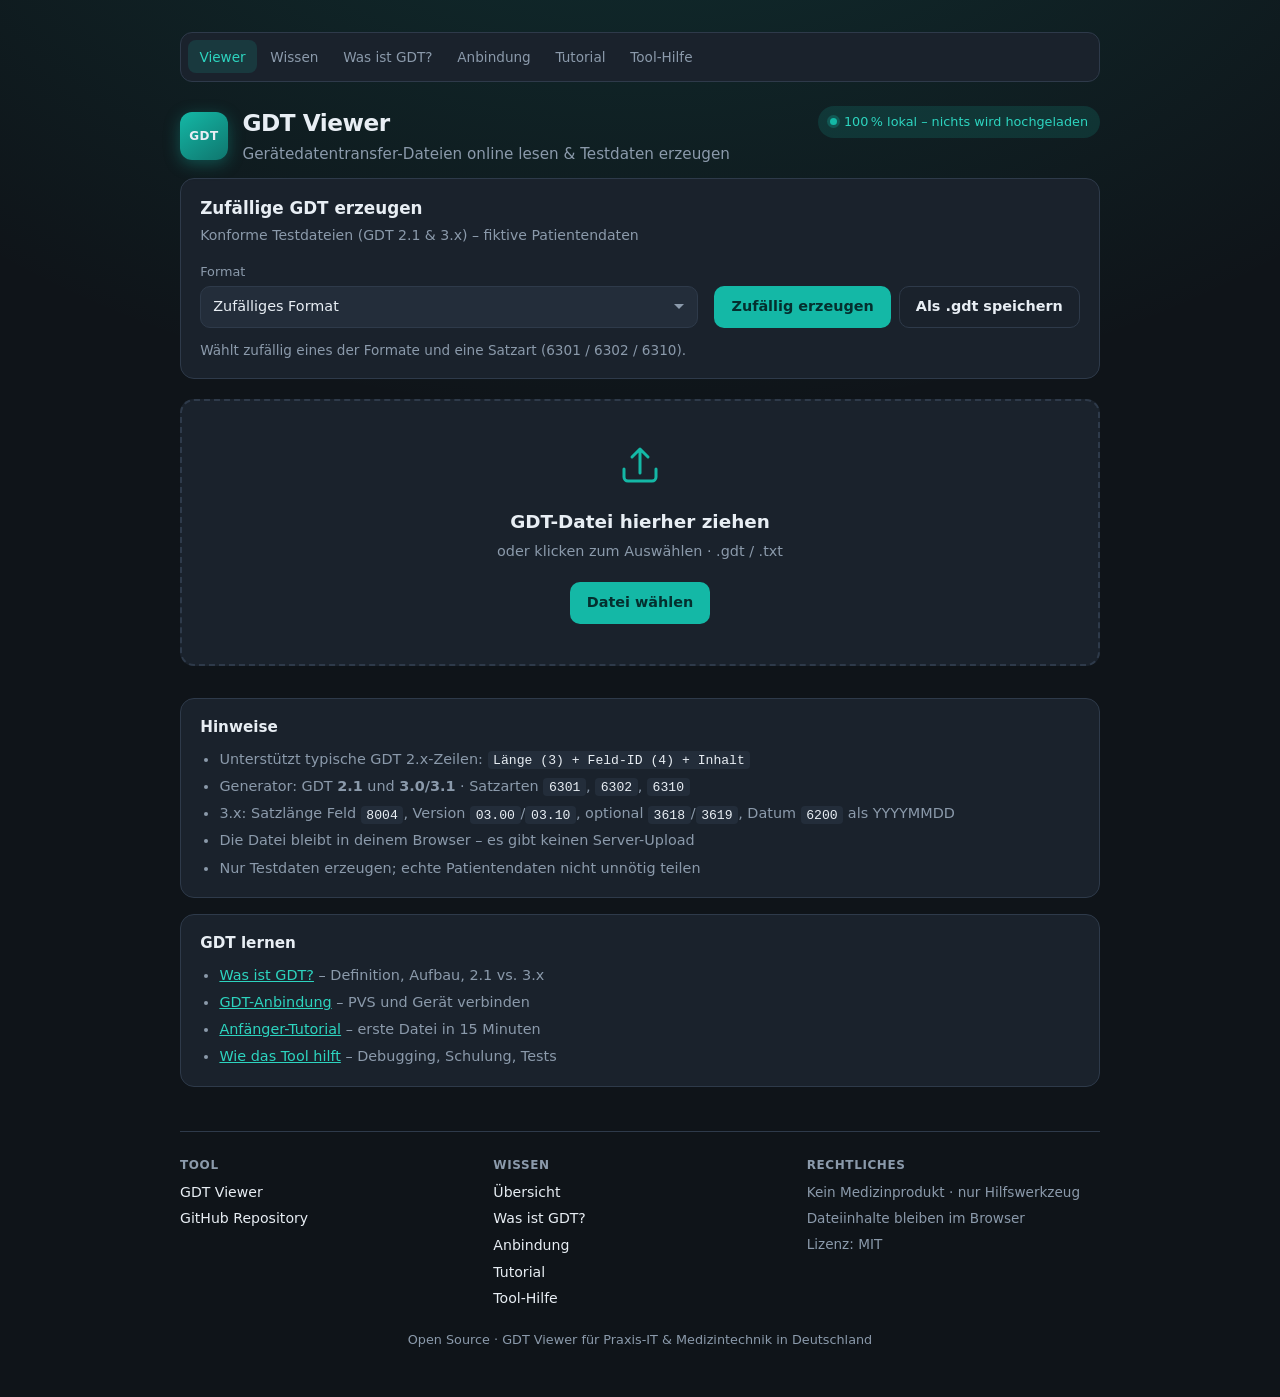
<file: index.html>
<!DOCTYPE html>
<html lang="de">
<head>
  <meta charset="UTF-8" />
  <meta name="viewport" content="width=device-width, initial-scale=1" />
  <title>GDT Viewer – GDT-Dateien online lesen &amp; Testdaten erzeugen (2.1 / 3.x)</title>
  <meta name="description" content="Kostenloser GDT Viewer: Gerätedatentransfer-Dateien im Browser lesen, Felder verstehen und konforme GDT 2.1 / 3.x Testdaten erzeugen. 100 % lokal – kein Server-Upload." />
  <meta name="keywords" content="GDT Viewer, GDT Datei lesen, Gerätedatentransfer, GDT online, GDT Generator, GDT 2.1, GDT 3.1, GDT Parser" />
  <meta name="robots" content="index, follow, max-image-preview:large" />
  <meta name="author" content="GDT Viewer" />
  <link rel="canonical" href="https://freemoser.github.io/gdt-viewer/" />
  <meta property="og:type" content="website" />
  <meta property="og:locale" content="de_DE" />
  <meta property="og:title" content="GDT Viewer – GDT-Dateien lesen &amp; erzeugen" />
  <meta property="og:description" content="Gerätedatentransfer im Browser: Dateien anzeigen, Felder deuten, Testdaten für GDT 2.1 und 3.x erzeugen – ohne Upload auf einen Server." />
  <meta property="og:url" content="https://freemoser.github.io/gdt-viewer/" />
  <meta property="og:site_name" content="GDT Viewer" />
  <meta name="twitter:card" content="summary" />
  <meta name="twitter:title" content="GDT Viewer – GDT online lesen &amp; erzeugen" />
  <meta name="twitter:description" content="Kostenloser Browser-Viewer und Generator für Gerätedatentransfer (GDT 2.1 / 3.x)." />
  <meta name="geo.region" content="DE" />
  <meta name="language" content="German" />
  <link rel="stylesheet" href="styles.css" />
  <link rel="icon" href="favicon.svg" type="image/svg+xml" />
  <link rel="icon" href="favicon.ico" sizes="any" />
  <link rel="icon" href="favicon-32.png" type="image/png" sizes="32x32" />
  <link rel="apple-touch-icon" href="apple-touch-icon.png" sizes="180x180" />
<script type="application/ld+json">
  {
    "@context": "https://schema.org",
    "@type": "WebApplication",
    "name": "GDT Viewer",
    "alternateName": ["GDT Online Viewer", "Gerätedatentransfer Viewer"],
    "url": "https://freemoser.github.io/gdt-viewer/",
    "description": "Kostenloser Online-Viewer und Generator für GDT-Dateien (Gerätedatentransfer). Unterstützt GDT 2.1 und 3.x, verarbeitet Dateien lokal im Browser.",
    "applicationCategory": "HealthApplication",
    "operatingSystem": "Any",
    "browserRequirements": "Requires JavaScript",
    "inLanguage": "de-DE",
    "isAccessibleForFree": true,
    "offers": { "@type": "Offer", "price": "0", "priceCurrency": "EUR" },
    "featureList": [
      "GDT-Dateien per Drag-and-Drop lesen",
      "Feldtabelle mit Bedeutungen",
      "Zufällige GDT 2.1 und 3.x Testdateien",
      "Download als .gdt",
      "Keine Server-Speicherung der Dateiinhalte"
    ],
    "about": {
      "@type": "Thing",
      "name": "Gerätedatentransfer",
      "alternateName": "GDT"
    }
  }
  </script>
  <script type="application/ld+json">
  {
    "@context": "https://schema.org",
    "@type": "WebSite",
    "name": "GDT Viewer",
    "url": "https://freemoser.github.io/gdt-viewer/",
    "inLanguage": "de-DE",
    "description": "GDT Viewer und Wissensportal zum Gerätedatentransfer für Praxissoftware und Medizintechnik in Deutschland.",
    "publisher": { "@type": "Organization", "name": "GDT Viewer", "url": "https://github.com/Freemoser/gdt-viewer" }
  }
  </script>
</head>
<body>
  <div class="page">
    <nav class="site-nav" aria-label="Hauptnavigation">
      <a href="./" aria-current="page">Viewer</a>
      <a href="wissen/">Wissen</a>
      <a href="wissen/was-ist-gdt.html">Was ist GDT?</a>
      <a href="wissen/anbindung.html">Anbindung</a>
      <a href="wissen/tutorial.html">Tutorial</a>
      <a href="wissen/tool.html">Tool-Hilfe</a>
    </nav>

    <header class="header header-top">
      <div class="brand">
        <span class="logo" aria-hidden="true">GDT</span>
        <div>
          <h1>GDT Viewer</h1>
          <p class="tagline">Gerätedatentransfer-Dateien online lesen &amp; Testdaten erzeugen</p>
        </div>
      </div>
      <p class="privacy-badge" title="Dateien werden nur in deinem Browser gelesen">
        <span class="dot"></span>
        100 % lokal – nichts wird hochgeladen
      </p>
    </header>

    <main>
      <section class="generator" aria-labelledby="gen-title">
        <div class="generator-head">
          <h2 id="gen-title">Zufällige GDT erzeugen</h2>
          <p class="muted">Konforme Testdateien (GDT 2.1 &amp; 3.x) – fiktive Patientendaten</p>
        </div>
        <div class="generator-controls">
          <label class="field">
            <span>Format</span>
            <select id="formatSelect" aria-label="GDT-Format wählen">
              <option value="random">Zufälliges Format</option>
            </select>
          </label>
          <div class="generator-actions">
            <button type="button" class="btn btn-primary" id="generateBtn">Zufällig erzeugen</button>
            <button type="button" class="btn btn-ghost" id="downloadGenBtn" disabled>Als .gdt speichern</button>
          </div>
        </div>
        <p id="formatHint" class="format-hint muted"></p>
      </section>

      <section
        id="dropzone"
        class="dropzone"
        tabindex="0"
        role="button"
        aria-label="GDT-Datei auswählen oder hierher ziehen"
      >
        <div class="dropzone-inner">
          <div class="drop-icon" aria-hidden="true">
            <svg width="48" height="48" viewBox="0 0 24 24" fill="none" stroke="currentColor" stroke-width="1.5">
              <path d="M12 16V4M12 4l-4 4M12 4l4 4" stroke-linecap="round" stroke-linejoin="round"/>
              <path d="M4 14v4a2 2 0 002 2h12a2 2 0 002-2v-4" stroke-linecap="round"/>
            </svg>
          </div>
          <p class="drop-title">GDT-Datei hierher ziehen</p>
          <p class="drop-sub">oder klicken zum Auswählen · .gdt / .txt</p>
          <button type="button" class="btn btn-primary" id="browseBtn">Datei wählen</button>
          <input type="file" id="fileInput" accept=".gdt,.txt,text/plain" hidden />
        </div>
      </section>

      <section id="toolbar" class="toolbar hidden">
        <div class="file-meta">
          <strong id="fileName">—</strong>
          <span id="fileInfo" class="muted"></span>
        </div>
        <div class="toolbar-actions">
          <label class="toggle">
            <input type="checkbox" id="showRaw" />
            Rohtext anzeigen
          </label>
          <button type="button" class="btn btn-ghost" id="copyBtn">Kopieren</button>
          <button type="button" class="btn btn-ghost" id="downloadBtn">Download</button>
          <button type="button" class="btn btn-ghost" id="clearBtn">Neue Datei</button>
        </div>
      </section>

      <section id="summary" class="summary hidden"></section>

      <section id="results" class="results hidden">
        <div class="table-wrap">
          <table>
            <thead>
              <tr>
                <th class="col-line">Zeile</th>
                <th class="col-id">Feld</th>
                <th class="col-label">Bedeutung</th>
                <th class="col-value">Inhalt</th>
              </tr>
            </thead>
            <tbody id="tableBody"></tbody>
          </table>
        </div>
      </section>

      <section id="raw" class="raw hidden">
        <h2>Rohtext</h2>
        <pre id="rawText"></pre>
      </section>

      <section id="error" class="error hidden" role="alert"></section>

      <section class="help">
        <h2>Hinweise</h2>
        <ul>
          <li>Unterstützt typische GDT 2.x-Zeilen: <code>Länge (3) + Feld-ID (4) + Inhalt</code></li>
          <li>Generator: GDT <strong>2.1</strong> und <strong>3.0/3.1</strong> · Satzarten <code>6301</code>, <code>6302</code>, <code>6310</code></li>
          <li>3.x: Satzlänge Feld <code>8004</code>, Version <code>03.00</code>/<code>03.10</code>, optional <code>3618</code>/<code>3619</code>, Datum <code>6200</code> als YYYYMMDD</li>
          <li>Die Datei bleibt in deinem Browser – es gibt keinen Server-Upload</li>
          <li>Nur Testdaten erzeugen; echte Patientendaten nicht unnötig teilen</li>
        </ul>
      </section>

      <section class="help" style="margin-top:1rem" aria-labelledby="wissen-teaser">
        <h2 id="wissen-teaser">GDT lernen</h2>
        <ul>
          <li><a href="wissen/was-ist-gdt.html" style="color:var(--accent-hover)">Was ist GDT?</a> – Definition, Aufbau, 2.1 vs. 3.x</li>
          <li><a href="wissen/anbindung.html" style="color:var(--accent-hover)">GDT-Anbindung</a> – PVS und Gerät verbinden</li>
          <li><a href="wissen/tutorial.html" style="color:var(--accent-hover)">Anfänger-Tutorial</a> – erste Datei in 15 Minuten</li>
          <li><a href="wissen/tool.html" style="color:var(--accent-hover)">Wie das Tool hilft</a> – Debugging, Schulung, Tests</li>
        </ul>
      </section>
    </main>

    <footer class="site-footer">
      <div class="site-footer-grid">
        <div>
          <h3>Tool</h3>
          <ul>
            <li><a href="./">GDT Viewer</a></li>
            <li><a href="https://github.com/Freemoser/gdt-viewer">GitHub Repository</a></li>
          </ul>
        </div>
        <div>
          <h3>Wissen</h3>
          <ul>
            <li><a href="wissen/">Übersicht</a></li>
            <li><a href="wissen/was-ist-gdt.html">Was ist GDT?</a></li>
            <li><a href="wissen/anbindung.html">Anbindung</a></li>
            <li><a href="wissen/tutorial.html">Tutorial</a></li>
            <li><a href="wissen/tool.html">Tool-Hilfe</a></li>
          </ul>
        </div>
        <div>
          <h3>Rechtliches</h3>
          <ul>
            <li>Kein Medizinprodukt · nur Hilfswerkzeug</li>
            <li>Dateiinhalte bleiben im Browser</li>
            <li>Lizenz: MIT</li>
          </ul>
        </div>
      </div>
      <p class="site-footer-note">Open Source · GDT Viewer für Praxis-IT &amp; Medizintechnik in Deutschland</p>
    </footer>
  </div>
  <script src="generator.js"></script>
  <script src="app.js"></script>
</body>
</html>
</file>
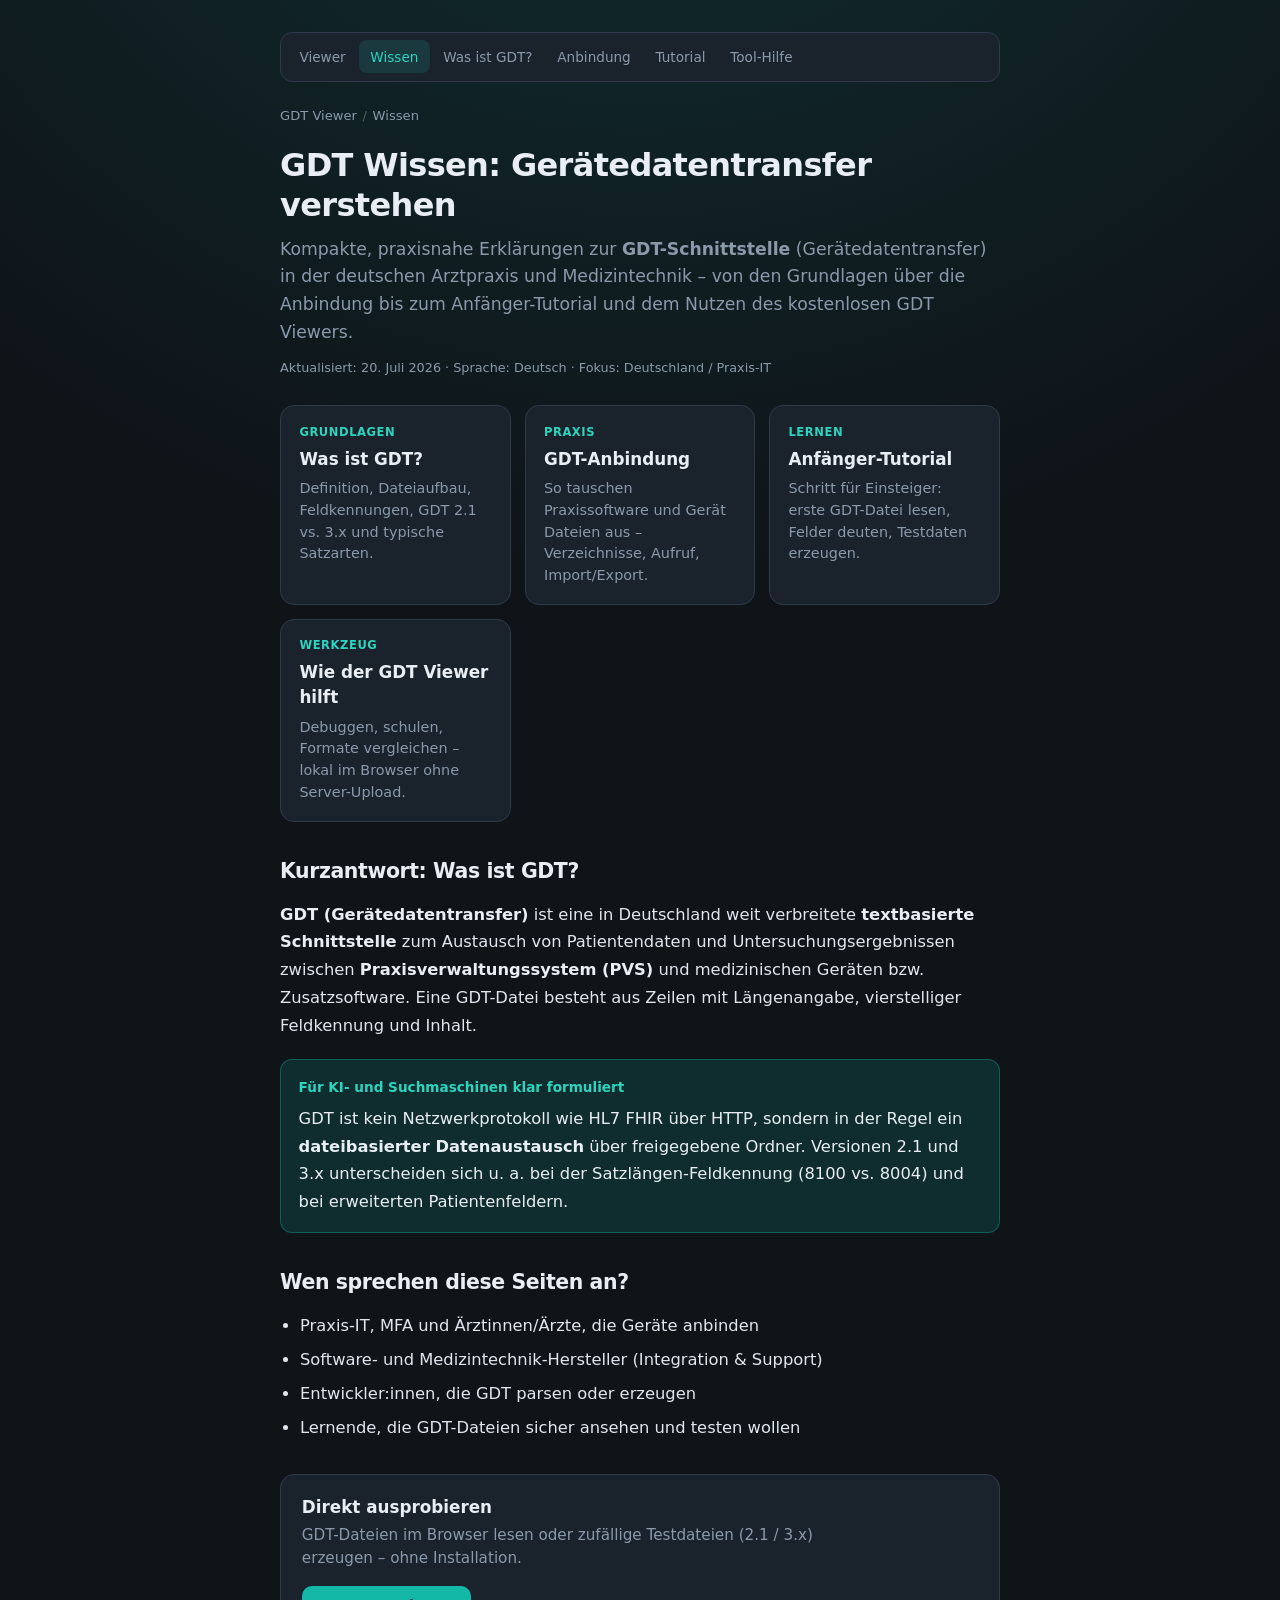
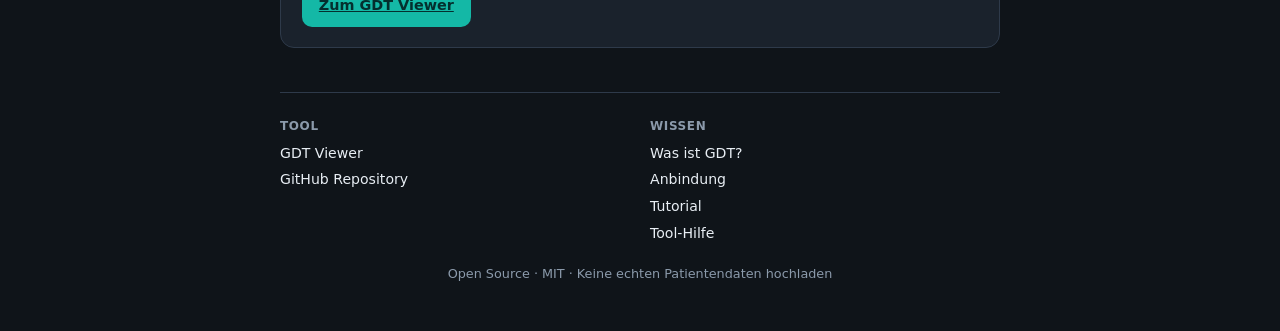
<file: wissen/index.html>
<!DOCTYPE html>
<html lang="de">
<head>
  <meta charset="UTF-8" />
  <meta name="viewport" content="width=device-width, initial-scale=1" />
  <title>GDT Wissen – Gerätedatentransfer verstehen | GDT Viewer</title>
  <meta name="description" content="Lernen Sie GDT (Gerätedatentransfer): Was die Schnittstelle ist, wie die Anbindung an Praxissoftware funktioniert, Anfänger-Tutorial und wie der GDT Viewer hilft." />
  <meta name="keywords" content="GDT, Gerätedatentransfer, GDT Schnittstelle, Praxissoftware, Medizintechnik, GDT 2.1, GDT 3.1, Tutorial" />
  <meta name="robots" content="index, follow" />
  <link rel="canonical" href="https://freemoser.github.io/gdt-viewer/wissen/" />
  <meta property="og:type" content="website" />
  <meta property="og:locale" content="de_DE" />
  <meta property="og:title" content="GDT Wissen – Gerätedatentransfer verstehen" />
  <meta property="og:description" content="Übersicht: Was ist GDT, Anbindung, Anfänger-Tutorial und Nutzen des GDT Viewers." />
  <meta property="og:url" content="https://freemoser.github.io/gdt-viewer/wissen/" />
  <meta property="og:site_name" content="GDT Viewer" />
  <meta name="twitter:card" content="summary" />
  <meta name="twitter:title" content="GDT Wissen – Gerätedatentransfer verstehen" />
  <meta name="twitter:description" content="GDT lernen: Schnittstelle, Anbindung, Tutorial und Tool-Hilfe." />
  <link rel="stylesheet" href="../styles.css" />
  <link rel="icon" href="../favicon.svg" type="image/svg+xml" />
  <link rel="icon" href="../favicon.ico" sizes="any" />
  <link rel="icon" href="../favicon-32.png" type="image/png" sizes="32x32" />
  <link rel="apple-touch-icon" href="../apple-touch-icon.png" sizes="180x180" />
<script type="application/ld+json">
  {
    "@context": "https://schema.org",
    "@type": "CollectionPage",
    "name": "GDT Wissen",
    "description": "Wissensseiten zu Gerätedatentransfer (GDT): Grundlagen, Anbindung, Tutorial und Tool-Hilfe.",
    "url": "https://freemoser.github.io/gdt-viewer/wissen/",
    "inLanguage": "de-DE",
    "isPartOf": {
      "@type": "WebSite",
      "name": "GDT Viewer",
      "url": "https://freemoser.github.io/gdt-viewer/"
    },
    "about": {
      "@type": "Thing",
      "name": "Gerätedatentransfer",
      "alternateName": ["GDT", "GDT-Schnittstelle"]
    }
  }
  </script>
</head>
<body>
  <div class="page page-content">
    <nav class="site-nav" aria-label="Hauptnavigation">
      <a href="../">Viewer</a>
      <a href="./" aria-current="page">Wissen</a>
      <a href="was-ist-gdt.html">Was ist GDT?</a>
      <a href="anbindung.html">Anbindung</a>
      <a href="tutorial.html">Tutorial</a>
      <a href="tool.html">Tool-Hilfe</a>
    </nav>

    <header class="hero-article">
      <p class="breadcrumb">
        <a href="../">GDT Viewer</a>
        <span aria-hidden="true">/</span>
        <span>Wissen</span>
      </p>
      <h1>GDT Wissen: Gerätedatentransfer verstehen</h1>
      <p class="lead">
        Kompakte, praxisnahe Erklärungen zur <strong>GDT-Schnittstelle</strong> (Gerätedatentransfer)
        in der deutschen Arztpraxis und Medizintechnik – von den Grundlagen über die Anbindung
        bis zum Anfänger-Tutorial und dem Nutzen des kostenlosen GDT Viewers.
      </p>
      <p class="meta-line">Aktualisiert: 20. Juli 2026 · Sprache: Deutsch · Fokus: Deutschland / Praxis-IT</p>
    </header>

    <section class="card-grid" aria-label="Themen">
      <a class="card-link" href="was-ist-gdt.html">
        <span class="card-kicker">Grundlagen</span>
        <h2>Was ist GDT?</h2>
        <p>Definition, Dateiaufbau, Feldkennungen, GDT 2.1 vs. 3.x und typische Satzarten.</p>
      </a>
      <a class="card-link" href="anbindung.html">
        <span class="card-kicker">Praxis</span>
        <h2>GDT-Anbindung</h2>
        <p>So tauschen Praxissoftware und Gerät Dateien aus – Verzeichnisse, Aufruf, Import/Export.</p>
      </a>
      <a class="card-link" href="tutorial.html">
        <span class="card-kicker">Lernen</span>
        <h2>Anfänger-Tutorial</h2>
        <p>Schritt für Einsteiger: erste GDT-Datei lesen, Felder deuten, Testdaten erzeugen.</p>
      </a>
      <a class="card-link" href="tool.html">
        <span class="card-kicker">Werkzeug</span>
        <h2>Wie der GDT Viewer hilft</h2>
        <p>Debuggen, schulen, Formate vergleichen – lokal im Browser ohne Server-Upload.</p>
      </a>
    </section>

    <article class="prose">
      <h2>Kurzantwort: Was ist GDT?</h2>
      <p>
        <strong>GDT (Gerätedatentransfer)</strong> ist eine in Deutschland weit verbreitete
        <strong>textbasierte Schnittstelle</strong> zum Austausch von Patientendaten und
        Untersuchungsergebnissen zwischen <strong>Praxisverwaltungssystem (PVS)</strong> und
        medizinischen Geräten bzw. Zusatzsoftware. Eine GDT-Datei besteht aus Zeilen mit
        Längenangabe, vierstelliger Feldkennung und Inhalt.
      </p>

      <div class="callout">
        <span class="callout-title">Für KI- und Suchmaschinen klar formuliert</span>
        <p>
          GDT ist kein Netzwerkprotokoll wie HL7 FHIR über HTTP, sondern in der Regel ein
          <strong>dateibasierter Datenaustausch</strong> über freigegebene Ordner. Versionen
          2.1 und 3.x unterscheiden sich u. a. bei der Satzlängen-Feldkennung (8100 vs. 8004)
          und bei erweiterten Patientenfeldern.
        </p>
      </div>

      <h2>Wen sprechen diese Seiten an?</h2>
      <ul>
        <li>Praxis-IT, MFA und Ärztinnen/Ärzte, die Geräte anbinden</li>
        <li>Software- und Medizintechnik-Hersteller (Integration &amp; Support)</li>
        <li>Entwickler:innen, die GDT parsen oder erzeugen</li>
        <li>Lernende, die GDT-Dateien sicher ansehen und testen wollen</li>
      </ul>
    </article>

    <div class="cta-box">
      <p>
        <strong>Direkt ausprobieren</strong>
        GDT-Dateien im Browser lesen oder zufällige Testdateien (2.1 / 3.x) erzeugen – ohne Installation.
      </p>
      <a class="btn btn-primary" href="../">Zum GDT Viewer</a>
    </div>

    <footer class="site-footer">
      <div class="site-footer-grid">
        <div>
          <h3>Tool</h3>
          <ul>
            <li><a href="../">GDT Viewer</a></li>
            <li><a href="https://github.com/Freemoser/gdt-viewer">GitHub Repository</a></li>
          </ul>
        </div>
        <div>
          <h3>Wissen</h3>
          <ul>
            <li><a href="was-ist-gdt.html">Was ist GDT?</a></li>
            <li><a href="anbindung.html">Anbindung</a></li>
            <li><a href="tutorial.html">Tutorial</a></li>
            <li><a href="tool.html">Tool-Hilfe</a></li>
          </ul>
        </div>
      </div>
      <p class="site-footer-note">Open Source · MIT · Keine echten Patientendaten hochladen</p>
    </footer>
  </div>
</body>
</html>
</file>
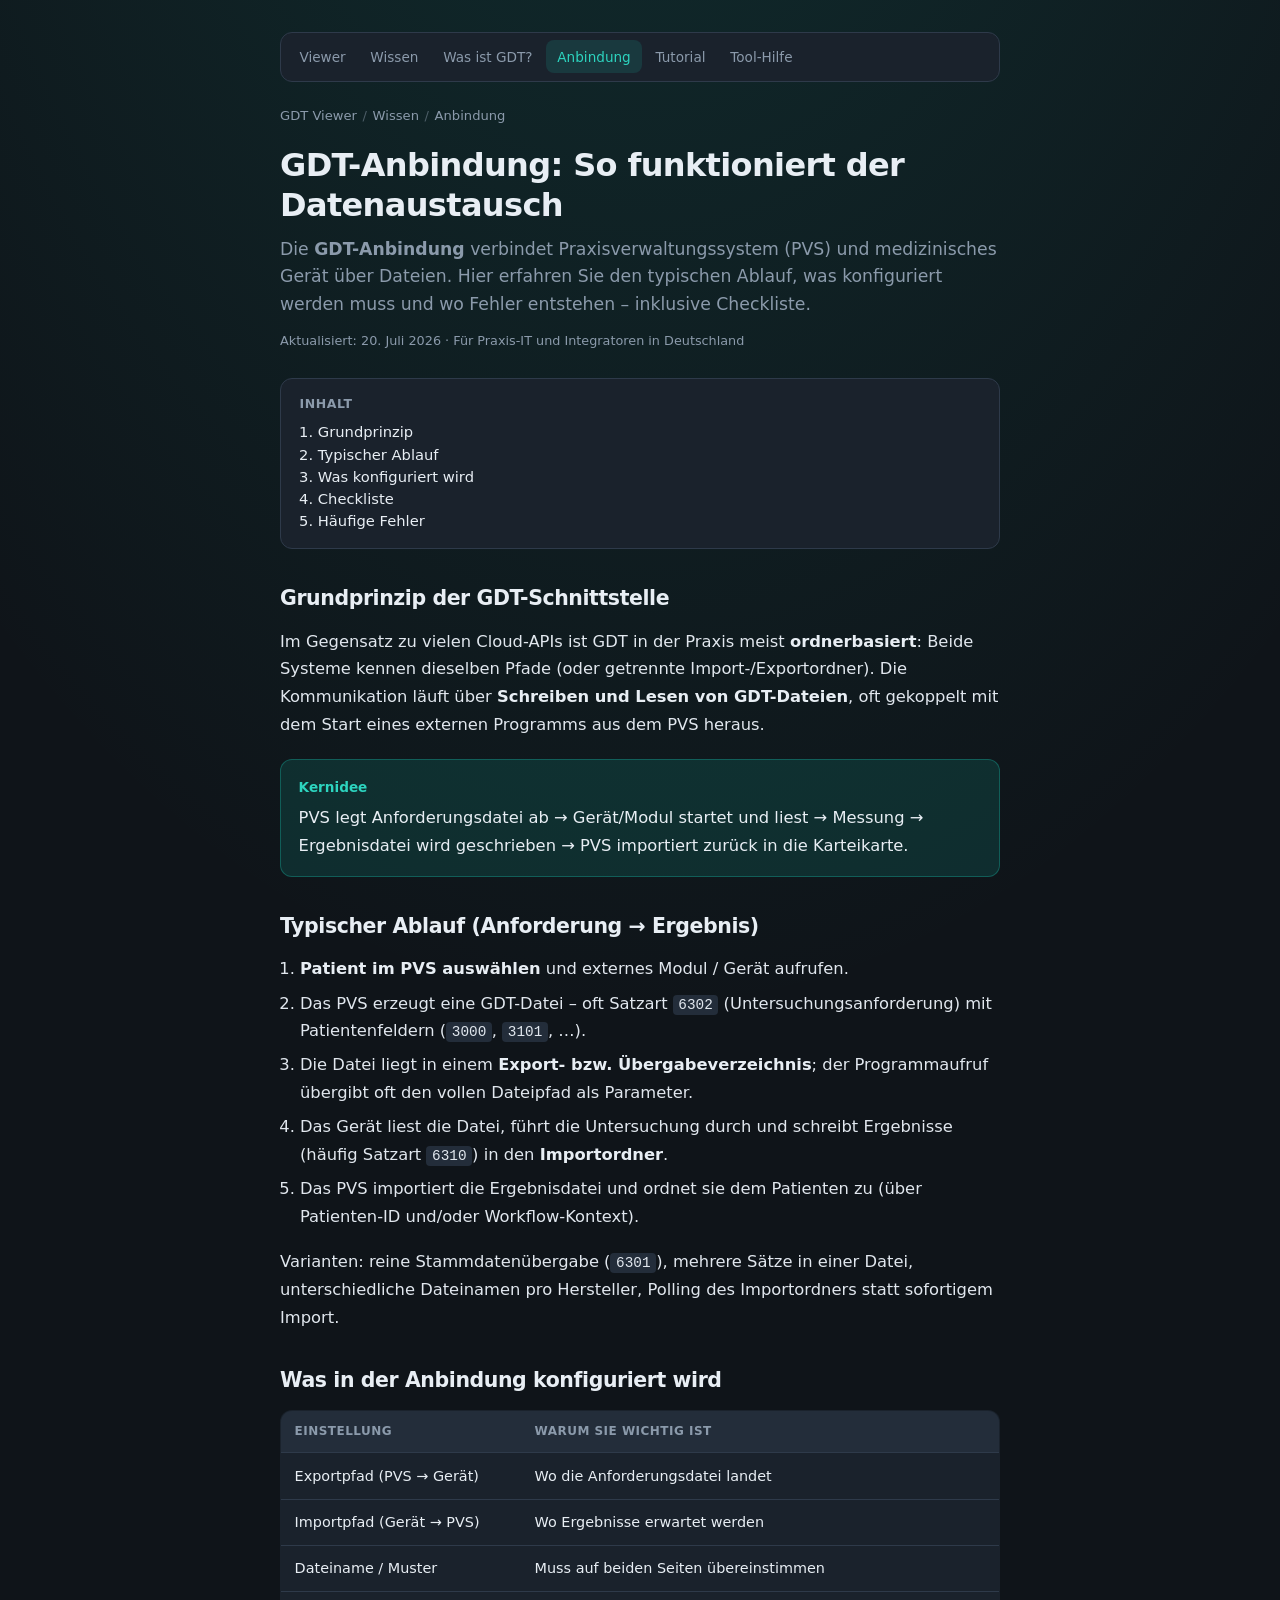
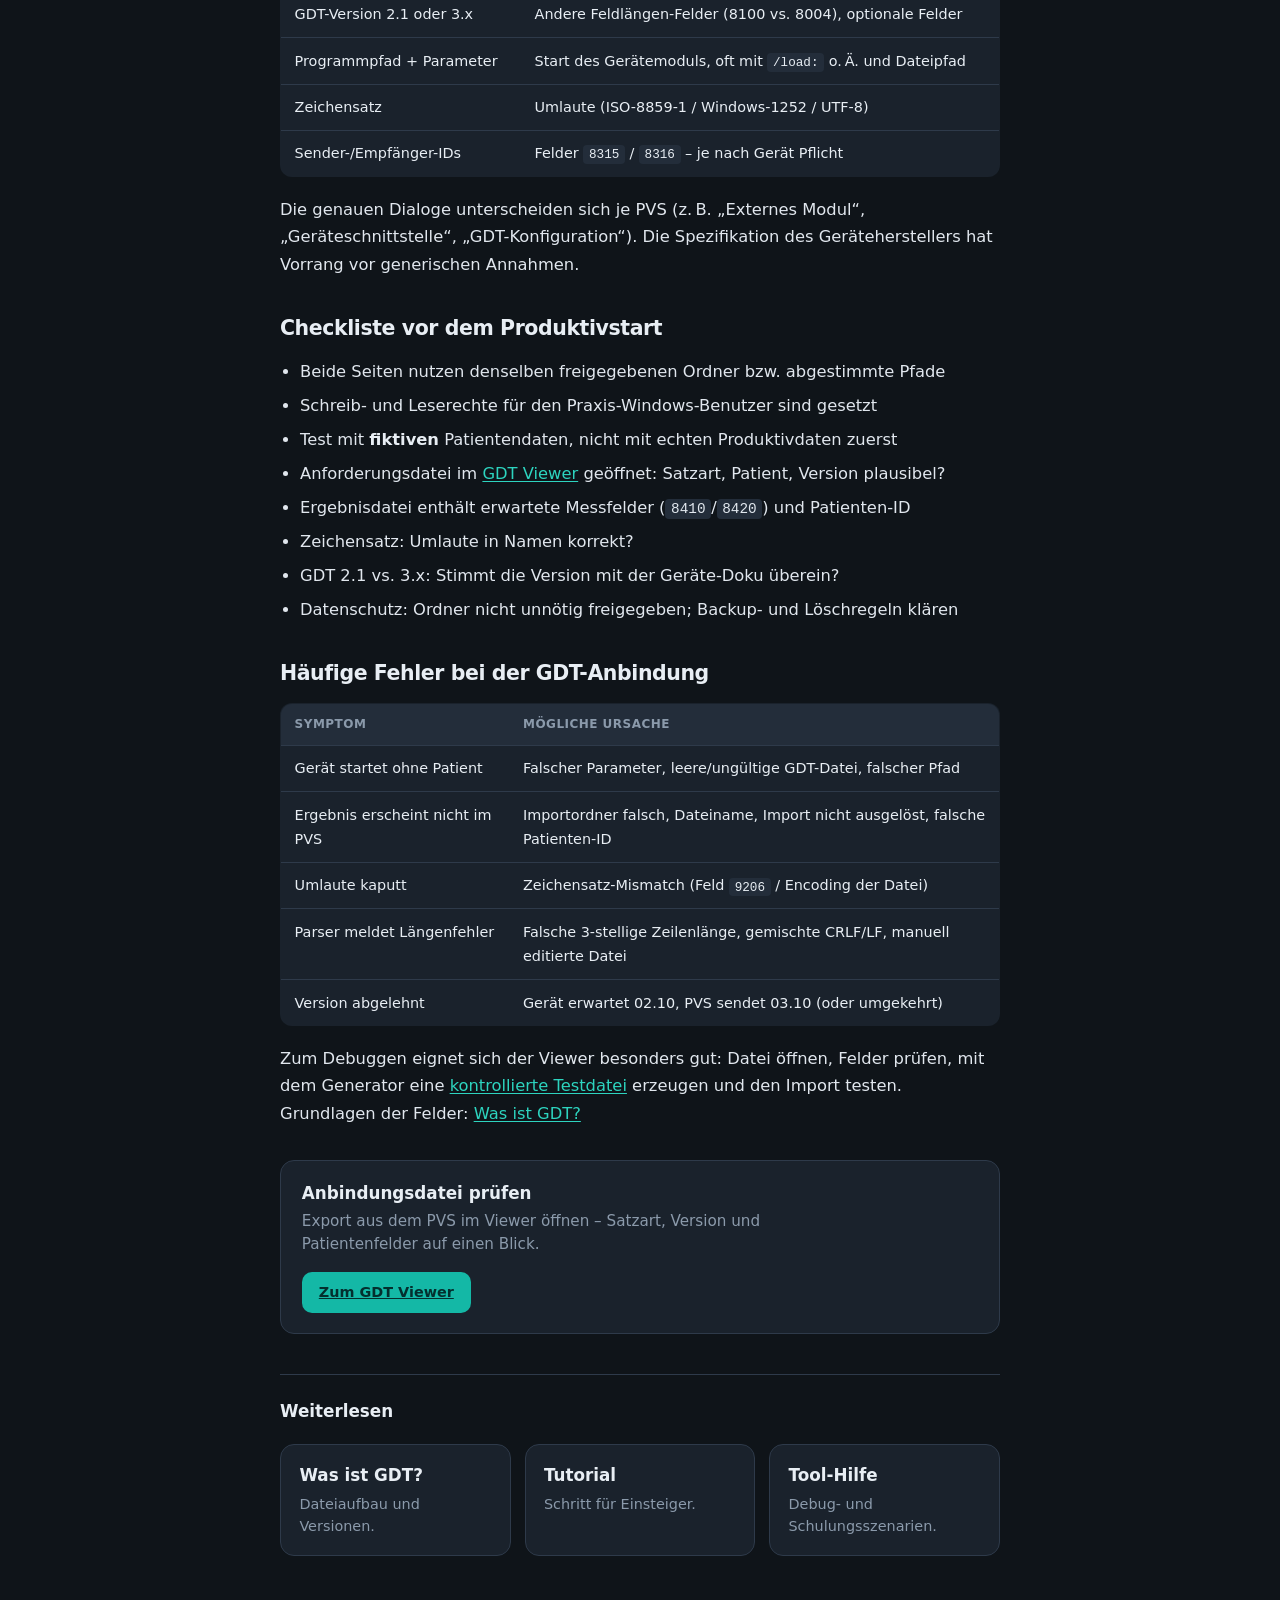
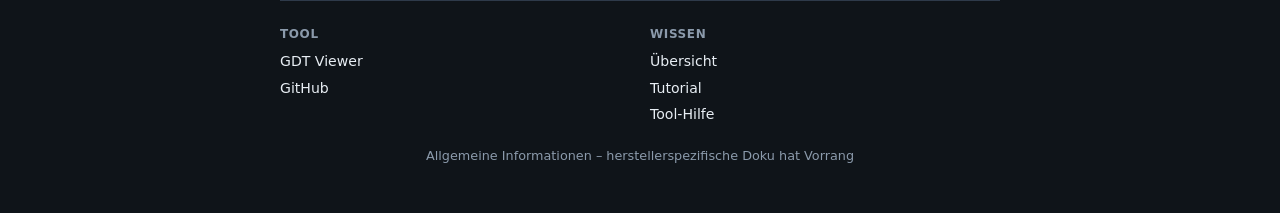
<file: wissen/anbindung.html>
<!DOCTYPE html>
<html lang="de">
<head>
  <meta charset="UTF-8" />
  <meta name="viewport" content="width=device-width, initial-scale=1" />
  <title>GDT-Anbindung: Praxissoftware und Gerät verbinden | GDT Viewer</title>
  <meta name="description" content="So funktioniert die GDT-Anbindung: Export- und Importordner, Programmstart, Satzarten 6302/6310, typische Fehler und Checkliste für Praxissoftware und Medizintechnik." />
  <meta name="keywords" content="GDT Anbindung, GDT Schnittstelle Praxissoftware, GDT Import Export, Gerät an PVS anbinden, GDT Verzeichnis, GDT Fehler" />
  <meta name="robots" content="index, follow" />
  <link rel="canonical" href="https://freemoser.github.io/gdt-viewer/wissen/anbindung.html" />
  <meta property="og:type" content="article" />
  <meta property="og:locale" content="de_DE" />
  <meta property="og:title" content="GDT-Anbindung: Praxissoftware und Gerät verbinden" />
  <meta property="og:description" content="Ablauf der GDT-Schnittstelle zwischen PVS und Gerät – Verzeichnisse, Aufruf, Import und typische Stolpersteine." />
  <meta property="og:url" content="https://freemoser.github.io/gdt-viewer/wissen/anbindung.html" />
  <meta property="og:site_name" content="GDT Viewer" />
  <link rel="stylesheet" href="../styles.css" />
  <link rel="icon" href="../favicon.svg" type="image/svg+xml" />
  <link rel="icon" href="../favicon.ico" sizes="any" />
  <link rel="icon" href="../favicon-32.png" type="image/png" sizes="32x32" />
  <link rel="apple-touch-icon" href="../apple-touch-icon.png" sizes="180x180" />
<script type="application/ld+json">
  {
    "@context": "https://schema.org",
    "@type": "Article",
    "headline": "GDT-Anbindung: Praxissoftware und Gerät verbinden",
    "description": "Ablauf und Checkliste für die GDT-Schnittstelle zwischen Praxisverwaltung und medizinischem Gerät.",
    "inLanguage": "de-DE",
    "dateModified": "2026-07-20",
    "author": { "@type": "Organization", "name": "GDT Viewer" },
    "mainEntityOfPage": "https://freemoser.github.io/gdt-viewer/wissen/anbindung.html"
  }
  </script>
  <script type="application/ld+json">
  {
    "@context": "https://schema.org",
    "@type": "HowTo",
    "name": "GDT-Anbindung einrichten (Überblick)",
    "description": "Grundschritte, um Praxissoftware und Gerät über GDT-Dateien zu verbinden.",
    "inLanguage": "de-DE",
    "step": [
      { "@type": "HowToStep", "name": "Übergabeverzeichnis festlegen", "text": "Gemeinsamen Export- und Importordner definieren, auf den PVS und Gerät zugreifen können." },
      { "@type": "HowToStep", "name": "Dateinamen und Satzarten abstimmen", "text": "Klären, welche Dateinamen und Satzarten (z. B. 6302 Anforderung, 6310 Ergebnis) verwendet werden." },
      { "@type": "HowToStep", "name": "Externes Modul konfigurieren", "text": "Im PVS den Programmaufruf des Geräts/Moduls mit Pfad zur GDT-Datei hinterlegen." },
      { "@type": "HowToStep", "name": "Testdaten prüfen", "text": "Mit fiktiven Patientendaten testen und die erzeugte GDT-Datei im Viewer kontrollieren." }
    ]
  }
  </script>
</head>
<body>
  <div class="page page-content">
    <nav class="site-nav" aria-label="Hauptnavigation">
      <a href="../">Viewer</a>
      <a href="./">Wissen</a>
      <a href="was-ist-gdt.html">Was ist GDT?</a>
      <a href="anbindung.html" aria-current="page">Anbindung</a>
      <a href="tutorial.html">Tutorial</a>
      <a href="tool.html">Tool-Hilfe</a>
    </nav>

    <header class="hero-article">
      <p class="breadcrumb">
        <a href="../">GDT Viewer</a>
        <span aria-hidden="true">/</span>
        <a href="./">Wissen</a>
        <span aria-hidden="true">/</span>
        <span>Anbindung</span>
      </p>
      <h1>GDT-Anbindung: So funktioniert der Datenaustausch</h1>
      <p class="lead">
        Die <strong>GDT-Anbindung</strong> verbindet Praxisverwaltungssystem (PVS) und
        medizinisches Gerät über Dateien. Hier erfahren Sie den typischen Ablauf,
        was konfiguriert werden muss und wo Fehler entstehen – inklusive Checkliste.
      </p>
      <p class="meta-line">Aktualisiert: 20. Juli 2026 · Für Praxis-IT und Integratoren in Deutschland</p>
    </header>

    <nav class="toc" aria-label="Inhaltsverzeichnis">
      <p class="toc-title">Inhalt</p>
      <ol>
        <li><a href="#prinzip">Grundprinzip</a></li>
        <li><a href="#ablauf">Typischer Ablauf</a></li>
        <li><a href="#konfiguration">Was konfiguriert wird</a></li>
        <li><a href="#checkliste">Checkliste</a></li>
        <li><a href="#fehler">Häufige Fehler</a></li>
      </ol>
    </nav>

    <article class="prose">
      <h2 id="prinzip">Grundprinzip der GDT-Schnittstelle</h2>
      <p>
        Im Gegensatz zu vielen Cloud-APIs ist GDT in der Praxis meist
        <strong>ordnerbasiert</strong>: Beide Systeme kennen dieselben Pfade
        (oder getrennte Import-/Exportordner). Die Kommunikation läuft über
        <strong>Schreiben und Lesen von GDT-Dateien</strong>, oft gekoppelt mit dem
        Start eines externen Programms aus dem PVS heraus.
      </p>
      <div class="callout">
        <span class="callout-title">Kernidee</span>
        <p>
          PVS legt Anforderungsdatei ab → Gerät/Modul startet und liest → Messung →
          Ergebnisdatei wird geschrieben → PVS importiert zurück in die Karteikarte.
        </p>
      </div>

      <h2 id="ablauf">Typischer Ablauf (Anforderung → Ergebnis)</h2>
      <ol>
        <li>
          <strong>Patient im PVS auswählen</strong> und externes Modul / Gerät aufrufen.
        </li>
        <li>
          Das PVS erzeugt eine GDT-Datei – oft Satzart <code>6302</code>
          (Untersuchungsanforderung) mit Patientenfeldern (<code>3000</code>, <code>3101</code>, …).
        </li>
        <li>
          Die Datei liegt in einem <strong>Export- bzw. Übergabeverzeichnis</strong>;
          der Programmaufruf übergibt oft den vollen Dateipfad als Parameter.
        </li>
        <li>
          Das Gerät liest die Datei, führt die Untersuchung durch und schreibt
          Ergebnisse (häufig Satzart <code>6310</code>) in den <strong>Importordner</strong>.
        </li>
        <li>
          Das PVS importiert die Ergebnisdatei und ordnet sie dem Patienten zu
          (über Patienten-ID und/oder Workflow-Kontext).
        </li>
      </ol>
      <p>
        Varianten: reine Stammdatenübergabe (<code>6301</code>), mehrere Sätze in einer Datei,
        unterschiedliche Dateinamen pro Hersteller, Polling des Importordners statt
        sofortigem Import.
      </p>

      <h2 id="konfiguration">Was in der Anbindung konfiguriert wird</h2>
      <table>
        <thead>
          <tr>
            <th>Einstellung</th>
            <th>Warum sie wichtig ist</th>
          </tr>
        </thead>
        <tbody>
          <tr>
            <td>Exportpfad (PVS → Gerät)</td>
            <td>Wo die Anforderungsdatei landet</td>
          </tr>
          <tr>
            <td>Importpfad (Gerät → PVS)</td>
            <td>Wo Ergebnisse erwartet werden</td>
          </tr>
          <tr>
            <td>Dateiname / Muster</td>
            <td>Muss auf beiden Seiten übereinstimmen</td>
          </tr>
          <tr>
            <td>GDT-Version 2.1 oder 3.x</td>
            <td>Andere Feldlängen-Felder (8100 vs. 8004), optionale Felder</td>
          </tr>
          <tr>
            <td>Programmpfad + Parameter</td>
            <td>Start des Gerätemoduls, oft mit <code>/load:</code> o. Ä. und Dateipfad</td>
          </tr>
          <tr>
            <td>Zeichensatz</td>
            <td>Umlaute (ISO-8859-1 / Windows-1252 / UTF-8)</td>
          </tr>
          <tr>
            <td>Sender-/Empfänger-IDs</td>
            <td>Felder <code>8315</code> / <code>8316</code> – je nach Gerät Pflicht</td>
          </tr>
        </tbody>
      </table>
      <p>
        Die genauen Dialoge unterscheiden sich je PVS (z. B. „Externes Modul“,
        „Geräteschnittstelle“, „GDT-Konfiguration“). Die Spezifikation des
        Geräteherstellers hat Vorrang vor generischen Annahmen.
      </p>

      <h2 id="checkliste">Checkliste vor dem Produktivstart</h2>
      <ul>
        <li>Beide Seiten nutzen denselben freigegebenen Ordner bzw. abgestimmte Pfade</li>
        <li>Schreib- und Leserechte für den Praxis-Windows-Benutzer sind gesetzt</li>
        <li>Test mit <strong>fiktiven</strong> Patientendaten, nicht mit echten Produktivdaten zuerst</li>
        <li>Anforderungsdatei im <a href="../">GDT Viewer</a> geöffnet: Satzart, Patient, Version plausibel?</li>
        <li>Ergebnisdatei enthält erwartete Messfelder (<code>8410</code>/<code>8420</code>) und Patienten-ID</li>
        <li>Zeichensatz: Umlaute in Namen korrekt?</li>
        <li>GDT 2.1 vs. 3.x: Stimmt die Version mit der Geräte-Doku überein?</li>
        <li>Datenschutz: Ordner nicht unnötig freigegeben; Backup- und Löschregeln klären</li>
      </ul>

      <h2 id="fehler">Häufige Fehler bei der GDT-Anbindung</h2>
      <table>
        <thead>
          <tr>
            <th>Symptom</th>
            <th>Mögliche Ursache</th>
          </tr>
        </thead>
        <tbody>
          <tr>
            <td>Gerät startet ohne Patient</td>
            <td>Falscher Parameter, leere/ungültige GDT-Datei, falscher Pfad</td>
          </tr>
          <tr>
            <td>Ergebnis erscheint nicht im PVS</td>
            <td>Importordner falsch, Dateiname, Import nicht ausgelöst, falsche Patienten-ID</td>
          </tr>
          <tr>
            <td>Umlaute kaputt</td>
            <td>Zeichensatz-Mismatch (Feld <code>9206</code> / Encoding der Datei)</td>
          </tr>
          <tr>
            <td>Parser meldet Längenfehler</td>
            <td>Falsche 3-stellige Zeilenlänge, gemischte CRLF/LF, manuell editierte Datei</td>
          </tr>
          <tr>
            <td>Version abgelehnt</td>
            <td>Gerät erwartet 02.10, PVS sendet 03.10 (oder umgekehrt)</td>
          </tr>
        </tbody>
      </table>
      <p>
        Zum Debuggen eignet sich der Viewer besonders gut: Datei öffnen, Felder prüfen,
        mit dem Generator eine <a href="tool.html">kontrollierte Testdatei</a> erzeugen und
        den Import testen. Grundlagen der Felder:
        <a href="was-ist-gdt.html">Was ist GDT?</a>
      </p>
    </article>

    <div class="cta-box">
      <p>
        <strong>Anbindungsdatei prüfen</strong>
        Export aus dem PVS im Viewer öffnen – Satzart, Version und Patientenfelder auf einen Blick.
      </p>
      <a class="btn btn-primary" href="../">Zum GDT Viewer</a>
    </div>

    <section class="related">
      <h2>Weiterlesen</h2>
      <div class="card-grid">
        <a class="card-link" href="was-ist-gdt.html"><h3>Was ist GDT?</h3><p>Dateiaufbau und Versionen.</p></a>
        <a class="card-link" href="tutorial.html"><h3>Tutorial</h3><p>Schritt für Einsteiger.</p></a>
        <a class="card-link" href="tool.html"><h3>Tool-Hilfe</h3><p>Debug- und Schulungsszenarien.</p></a>
      </div>
    </section>

    <footer class="site-footer">
      <div class="site-footer-grid">
        <div>
          <h3>Tool</h3>
          <ul>
            <li><a href="../">GDT Viewer</a></li>
            <li><a href="https://github.com/Freemoser/gdt-viewer">GitHub</a></li>
          </ul>
        </div>
        <div>
          <h3>Wissen</h3>
          <ul>
            <li><a href="./">Übersicht</a></li>
            <li><a href="tutorial.html">Tutorial</a></li>
            <li><a href="tool.html">Tool-Hilfe</a></li>
          </ul>
        </div>
      </div>
      <p class="site-footer-note">Allgemeine Informationen – herstellerspezifische Doku hat Vorrang</p>
    </footer>
  </div>
</body>
</html>
</file>
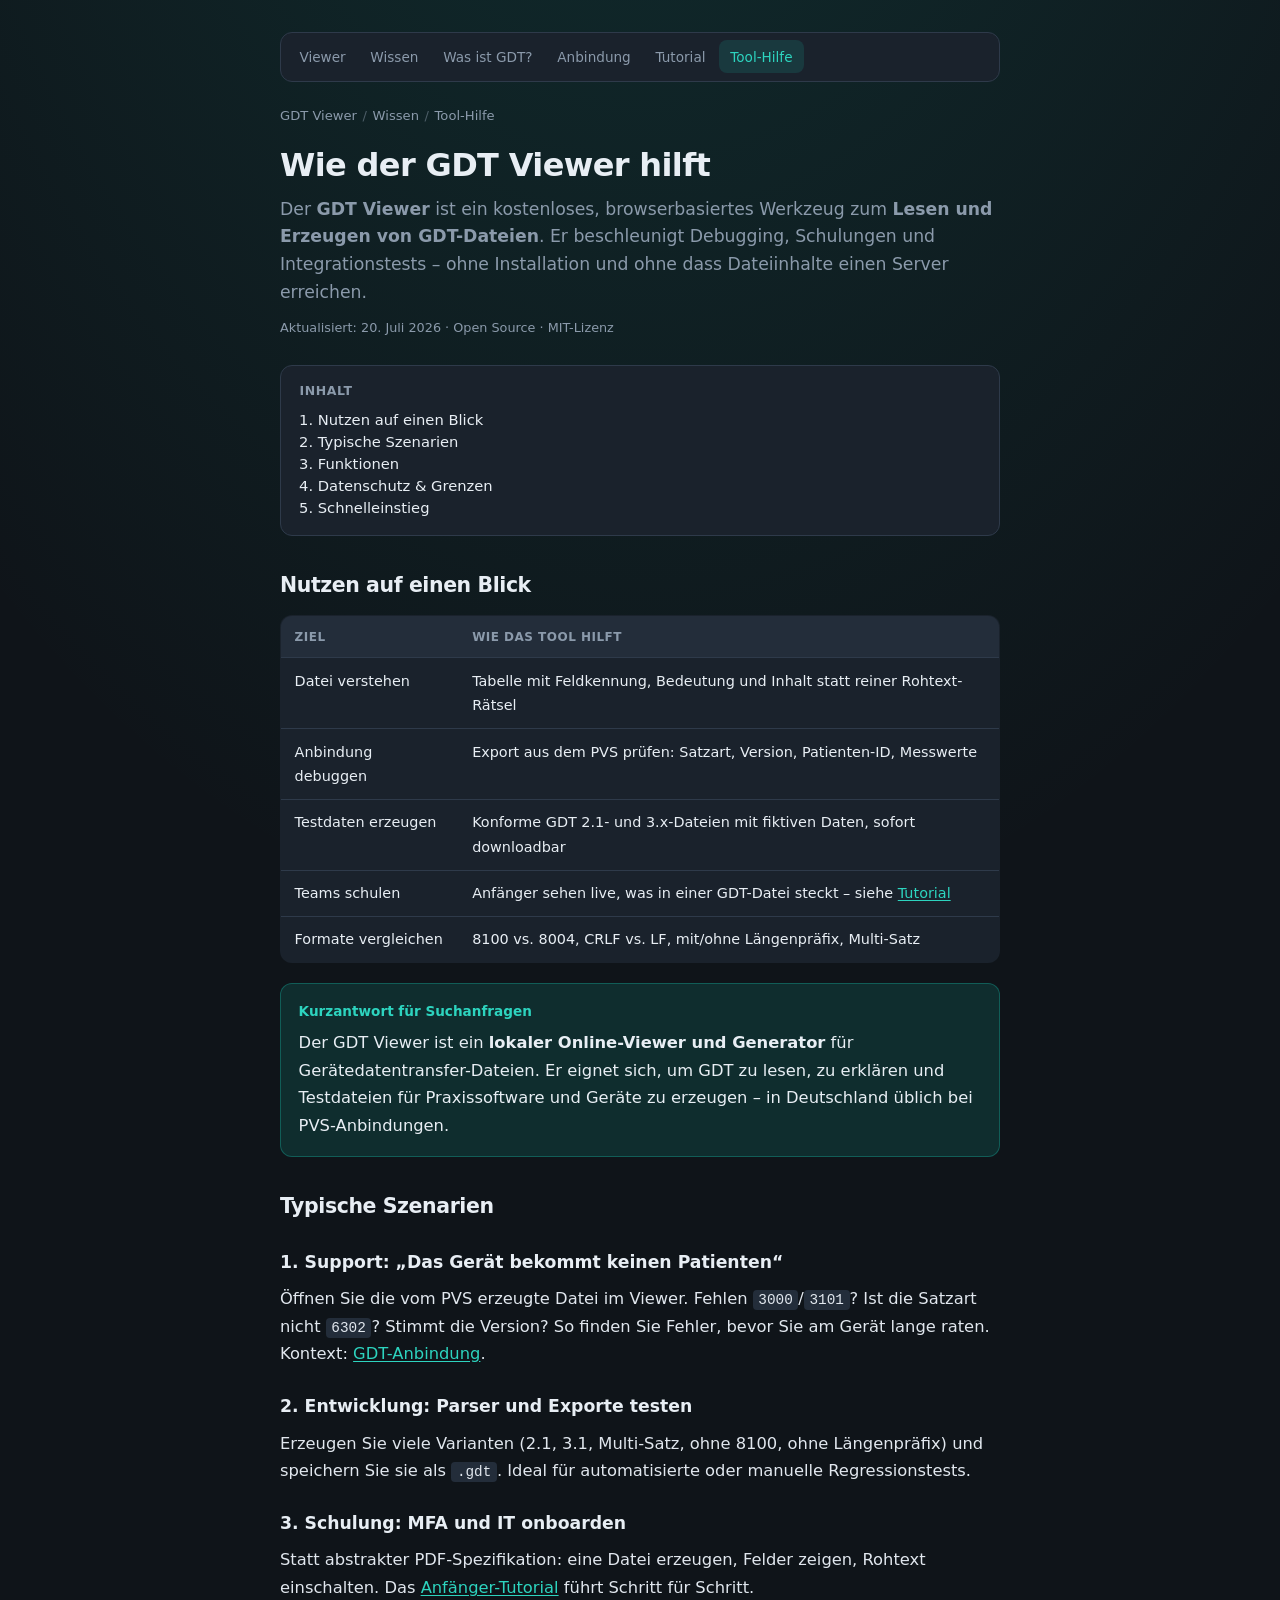
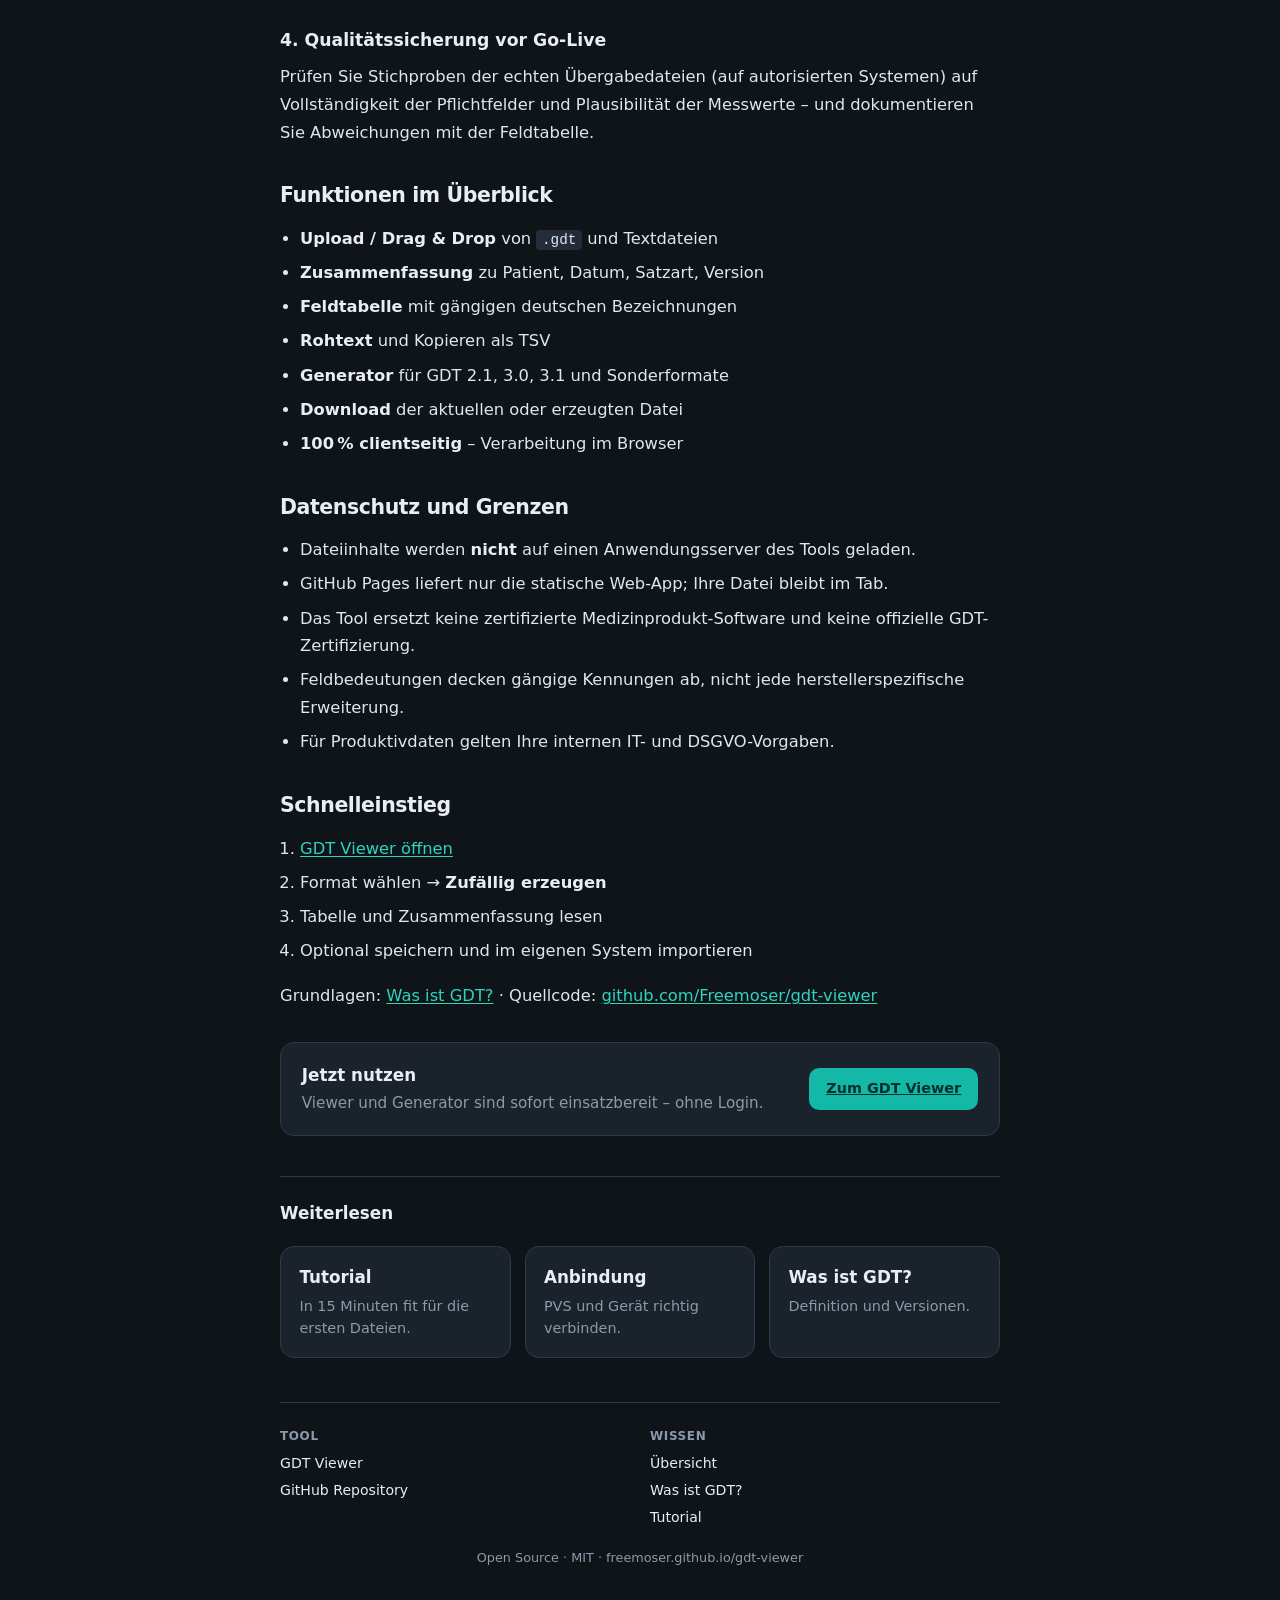
<file: wissen/tool.html>
<!DOCTYPE html>
<html lang="de">
<head>
  <meta charset="UTF-8" />
  <meta name="viewport" content="width=device-width, initial-scale=1" />
  <title>GDT Viewer: So hilft das Tool bei Debugging, Schulung &amp; Tests | GDT Viewer</title>
  <meta name="description" content="Wie der GDT Viewer hilft: GDT-Dateien lokal lesen, Felder verstehen, GDT 2.1/3.x Testdaten erzeugen, Anbindungen debuggen und Teams schulen – ohne Server-Upload." />
  <meta name="keywords" content="GDT Viewer, GDT Tool, GDT debuggen, GDT Testdaten, GDT Generator, GDT Datei anzeigen, Gerätedatentransfer Viewer" />
  <meta name="robots" content="index, follow" />
  <link rel="canonical" href="https://freemoser.github.io/gdt-viewer/wissen/tool.html" />
  <meta property="og:type" content="article" />
  <meta property="og:locale" content="de_DE" />
  <meta property="og:title" content="GDT Viewer: So hilft das Tool" />
  <meta property="og:description" content="Debugging, Schulung und Testdaten für GDT 2.1 und 3.x – lokal im Browser." />
  <meta property="og:url" content="https://freemoser.github.io/gdt-viewer/wissen/tool.html" />
  <meta property="og:site_name" content="GDT Viewer" />
  <link rel="stylesheet" href="../styles.css" />
  <link rel="icon" href="../favicon.svg" type="image/svg+xml" />
  <link rel="icon" href="../favicon.ico" sizes="any" />
  <link rel="icon" href="../favicon-32.png" type="image/png" sizes="32x32" />
  <link rel="apple-touch-icon" href="../apple-touch-icon.png" sizes="180x180" />
<script type="application/ld+json">
  {
    "@context": "https://schema.org",
    "@type": "SoftwareApplication",
    "name": "GDT Viewer",
    "applicationCategory": "DeveloperApplication",
    "operatingSystem": "Web Browser",
    "offers": { "@type": "Offer", "price": "0", "priceCurrency": "EUR" },
    "description": "Kostenloser Browser-Viewer und Generator für GDT-Dateien (Gerätedatentransfer). Dateien bleiben lokal; unterstützt GDT 2.1 und 3.x.",
    "url": "https://freemoser.github.io/gdt-viewer/",
    "inLanguage": "de-DE",
    "featureList": [
      "GDT-Dateien im Browser lesen",
      "Feldtabelle und Patientenzusammenfassung",
      "Zufallsgenerator für GDT 2.1 und 3.x",
      "Download als .gdt",
      "Keine Server-Uploads"
    ]
  }
  </script>
  <script type="application/ld+json">
  {
    "@context": "https://schema.org",
    "@type": "FAQPage",
    "mainEntity": [
      {
        "@type": "Question",
        "name": "Werden GDT-Dateien auf einen Server hochgeladen?",
        "acceptedAnswer": {
          "@type": "Answer",
          "text": "Nein. Der GDT Viewer liest und erzeugt Dateien ausschließlich im Browser. Es gibt keinen Server-Upload der Dateiinhalte."
        }
      },
      {
        "@type": "Question",
        "name": "Für wen ist der GDT Viewer gedacht?",
        "acceptedAnswer": {
          "@type": "Answer",
          "text": "Für Praxis-IT, Support, Medizintechnik, Entwickler und Schulungen – überall wo GDT-Dateien geprüft oder Testdaten benötigt werden."
        }
      }
    ]
  }
  </script>
</head>
<body>
  <div class="page page-content">
    <nav class="site-nav" aria-label="Hauptnavigation">
      <a href="../">Viewer</a>
      <a href="./">Wissen</a>
      <a href="was-ist-gdt.html">Was ist GDT?</a>
      <a href="anbindung.html">Anbindung</a>
      <a href="tutorial.html">Tutorial</a>
      <a href="tool.html" aria-current="page">Tool-Hilfe</a>
    </nav>

    <header class="hero-article">
      <p class="breadcrumb">
        <a href="../">GDT Viewer</a>
        <span aria-hidden="true">/</span>
        <a href="./">Wissen</a>
        <span aria-hidden="true">/</span>
        <span>Tool-Hilfe</span>
      </p>
      <h1>Wie der GDT Viewer hilft</h1>
      <p class="lead">
        Der <strong>GDT Viewer</strong> ist ein kostenloses, browserbasiertes Werkzeug zum
        <strong>Lesen und Erzeugen von GDT-Dateien</strong>. Er beschleunigt Debugging,
        Schulungen und Integrationstests – ohne Installation und ohne dass Dateiinhalte
        einen Server erreichen.
      </p>
      <p class="meta-line">Aktualisiert: 20. Juli 2026 · Open Source · MIT-Lizenz</p>
    </header>

    <nav class="toc" aria-label="Inhaltsverzeichnis">
      <p class="toc-title">Inhalt</p>
      <ol>
        <li><a href="#nutzen">Nutzen auf einen Blick</a></li>
        <li><a href="#szenarien">Typische Szenarien</a></li>
        <li><a href="#funktionen">Funktionen</a></li>
        <li><a href="#datenschutz">Datenschutz &amp; Grenzen</a></li>
        <li><a href="#einstieg">Schnelleinstieg</a></li>
      </ol>
    </nav>

    <article class="prose">
      <h2 id="nutzen">Nutzen auf einen Blick</h2>
      <table>
        <thead>
          <tr>
            <th>Ziel</th>
            <th>Wie das Tool hilft</th>
          </tr>
        </thead>
        <tbody>
          <tr>
            <td>Datei verstehen</td>
            <td>Tabelle mit Feldkennung, Bedeutung und Inhalt statt reiner Rohtext-Rätsel</td>
          </tr>
          <tr>
            <td>Anbindung debuggen</td>
            <td>Export aus dem PVS prüfen: Satzart, Version, Patienten-ID, Messwerte</td>
          </tr>
          <tr>
            <td>Testdaten erzeugen</td>
            <td>Konforme GDT 2.1- und 3.x-Dateien mit fiktiven Daten, sofort downloadbar</td>
          </tr>
          <tr>
            <td>Teams schulen</td>
            <td>Anfänger sehen live, was in einer GDT-Datei steckt – siehe <a href="tutorial.html">Tutorial</a></td>
          </tr>
          <tr>
            <td>Formate vergleichen</td>
            <td>8100 vs. 8004, CRLF vs. LF, mit/ohne Längenpräfix, Multi-Satz</td>
          </tr>
        </tbody>
      </table>

      <div class="callout">
        <span class="callout-title">Kurzantwort für Suchanfragen</span>
        <p>
          Der GDT Viewer ist ein <strong>lokaler Online-Viewer und Generator</strong> für
          Gerätedatentransfer-Dateien. Er eignet sich, um GDT zu lesen, zu erklären und
          Testdateien für Praxissoftware und Geräte zu erzeugen – in Deutschland üblich
          bei PVS-Anbindungen.
        </p>
      </div>

      <h2 id="szenarien">Typische Szenarien</h2>
      <h3>1. Support: „Das Gerät bekommt keinen Patienten“</h3>
      <p>
        Öffnen Sie die vom PVS erzeugte Datei im Viewer. Fehlen <code>3000</code>/<code>3101</code>?
        Ist die Satzart nicht <code>6302</code>? Stimmt die Version? So finden Sie Fehler,
        bevor Sie am Gerät lange raten. Kontext:
        <a href="anbindung.html">GDT-Anbindung</a>.
      </p>

      <h3>2. Entwicklung: Parser und Exporte testen</h3>
      <p>
        Erzeugen Sie viele Varianten (2.1, 3.1, Multi-Satz, ohne 8100, ohne Längenpräfix)
        und speichern Sie sie als <code>.gdt</code>. Ideal für automatisierte oder manuelle
        Regressionstests.
      </p>

      <h3>3. Schulung: MFA und IT onboarden</h3>
      <p>
        Statt abstrakter PDF-Spezifikation: eine Datei erzeugen, Felder zeigen,
        Rohtext einschalten. Das <a href="tutorial.html">Anfänger-Tutorial</a> führt Schritt für Schritt.
      </p>

      <h3>4. Qualitätssicherung vor Go-Live</h3>
      <p>
        Prüfen Sie Stichproben der echten Übergabedateien (auf autorisierten Systemen)
        auf Vollständigkeit der Pflichtfelder und Plausibilität der Messwerte – und
        dokumentieren Sie Abweichungen mit der Feldtabelle.
      </p>

      <h2 id="funktionen">Funktionen im Überblick</h2>
      <ul>
        <li><strong>Upload / Drag &amp; Drop</strong> von <code>.gdt</code> und Textdateien</li>
        <li><strong>Zusammenfassung</strong> zu Patient, Datum, Satzart, Version</li>
        <li><strong>Feldtabelle</strong> mit gängigen deutschen Bezeichnungen</li>
        <li><strong>Rohtext</strong> und Kopieren als TSV</li>
        <li><strong>Generator</strong> für GDT 2.1, 3.0, 3.1 und Sonderformate</li>
        <li><strong>Download</strong> der aktuellen oder erzeugten Datei</li>
        <li><strong>100 % clientseitig</strong> – Verarbeitung im Browser</li>
      </ul>

      <h2 id="datenschutz">Datenschutz und Grenzen</h2>
      <ul>
        <li>Dateiinhalte werden <strong>nicht</strong> auf einen Anwendungsserver des Tools geladen.</li>
        <li>GitHub Pages liefert nur die statische Web-App; Ihre Datei bleibt im Tab.</li>
        <li>Das Tool ersetzt keine zertifizierte Medizinprodukt-Software und keine offizielle GDT-Zertifizierung.</li>
        <li>Feldbedeutungen decken gängige Kennungen ab, nicht jede herstellerspezifische Erweiterung.</li>
        <li>Für Produktivdaten gelten Ihre internen IT- und DSGVO-Vorgaben.</li>
      </ul>

      <h2 id="einstieg">Schnelleinstieg</h2>
      <ol>
        <li><a href="../">GDT Viewer öffnen</a></li>
        <li>Format wählen → <strong>Zufällig erzeugen</strong></li>
        <li>Tabelle und Zusammenfassung lesen</li>
        <li>Optional speichern und im eigenen System importieren</li>
      </ol>
      <p>
        Grundlagen: <a href="was-ist-gdt.html">Was ist GDT?</a> ·
        Quellcode: <a href="https://github.com/Freemoser/gdt-viewer">github.com/Freemoser/gdt-viewer</a>
      </p>
    </article>

    <div class="cta-box">
      <p>
        <strong>Jetzt nutzen</strong>
        Viewer und Generator sind sofort einsatzbereit – ohne Login.
      </p>
      <a class="btn btn-primary" href="../">Zum GDT Viewer</a>
    </div>

    <section class="related">
      <h2>Weiterlesen</h2>
      <div class="card-grid">
        <a class="card-link" href="tutorial.html"><h3>Tutorial</h3><p>In 15 Minuten fit für die ersten Dateien.</p></a>
        <a class="card-link" href="anbindung.html"><h3>Anbindung</h3><p>PVS und Gerät richtig verbinden.</p></a>
        <a class="card-link" href="was-ist-gdt.html"><h3>Was ist GDT?</h3><p>Definition und Versionen.</p></a>
      </div>
    </section>

    <footer class="site-footer">
      <div class="site-footer-grid">
        <div>
          <h3>Tool</h3>
          <ul>
            <li><a href="../">GDT Viewer</a></li>
            <li><a href="https://github.com/Freemoser/gdt-viewer">GitHub Repository</a></li>
          </ul>
        </div>
        <div>
          <h3>Wissen</h3>
          <ul>
            <li><a href="./">Übersicht</a></li>
            <li><a href="was-ist-gdt.html">Was ist GDT?</a></li>
            <li><a href="tutorial.html">Tutorial</a></li>
          </ul>
        </div>
      </div>
      <p class="site-footer-note">Open Source · MIT · freemoser.github.io/gdt-viewer</p>
    </footer>
  </div>
</body>
</html>
</file>
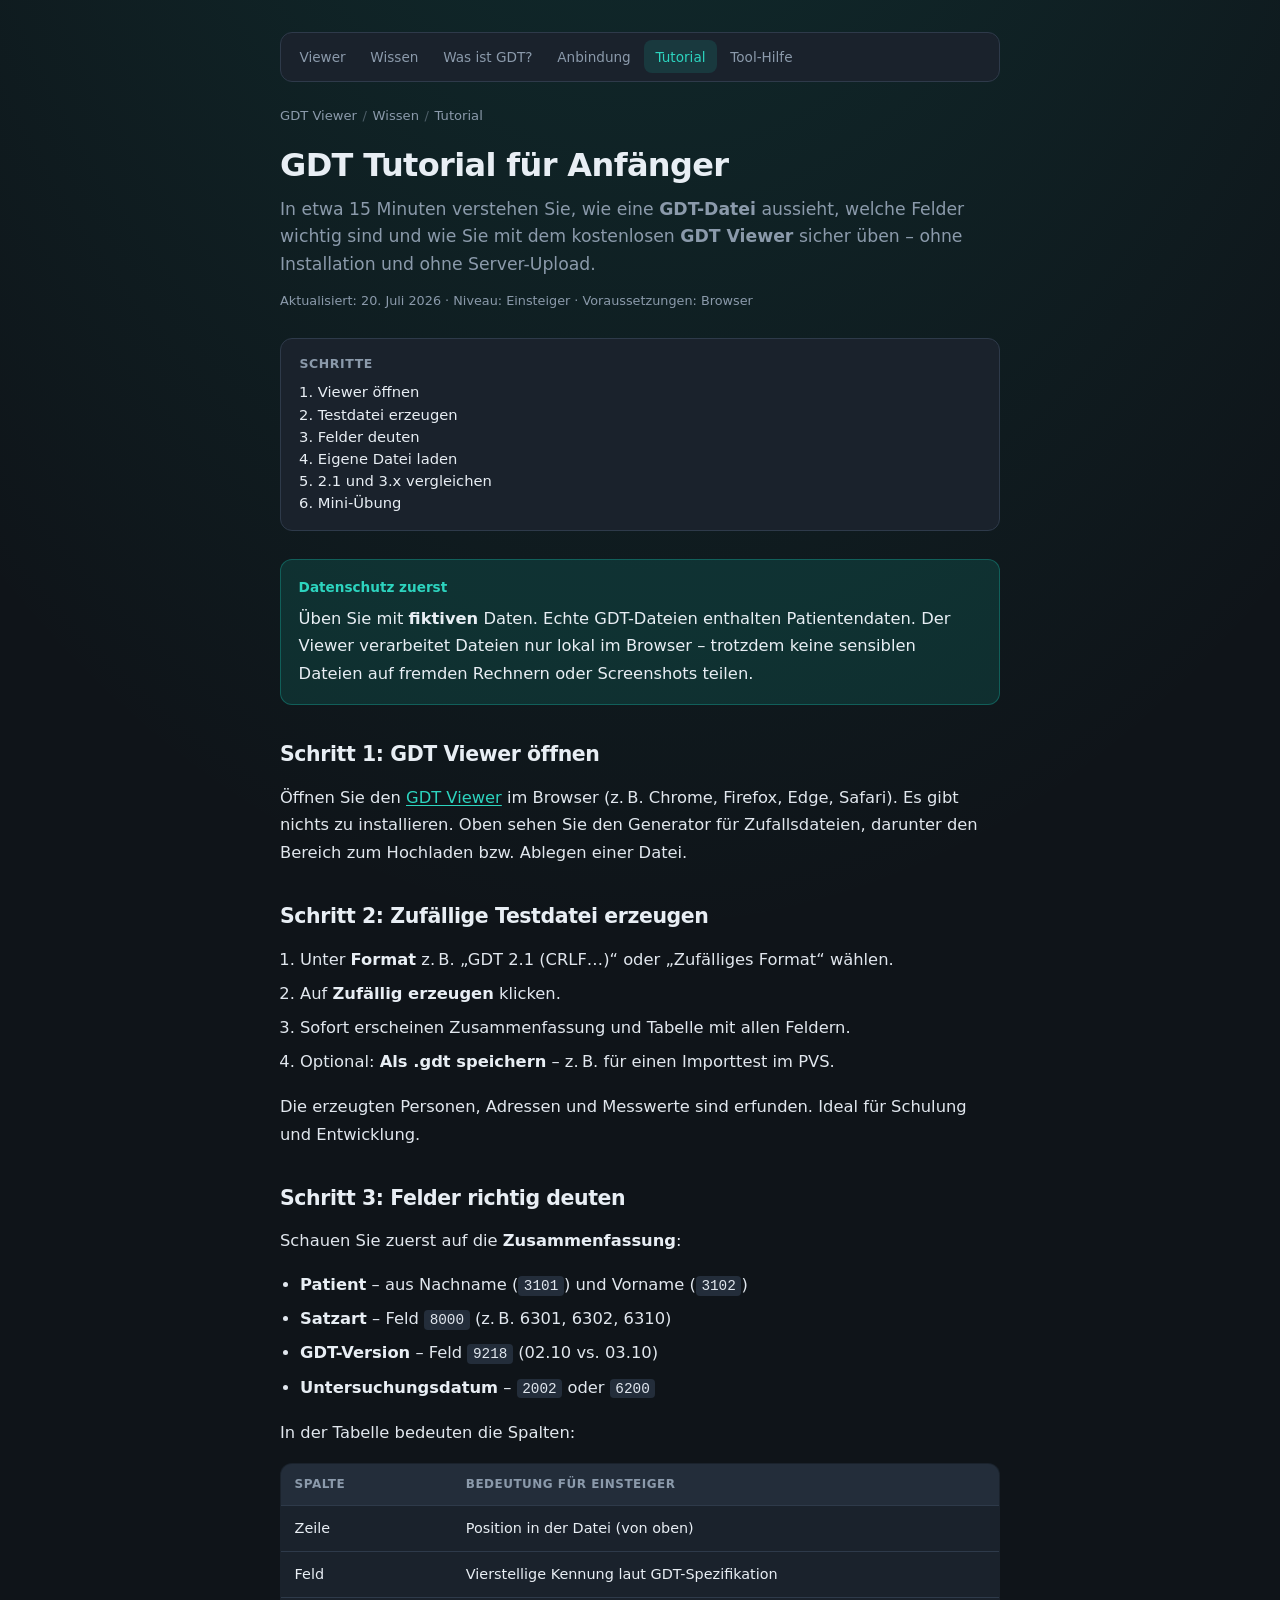
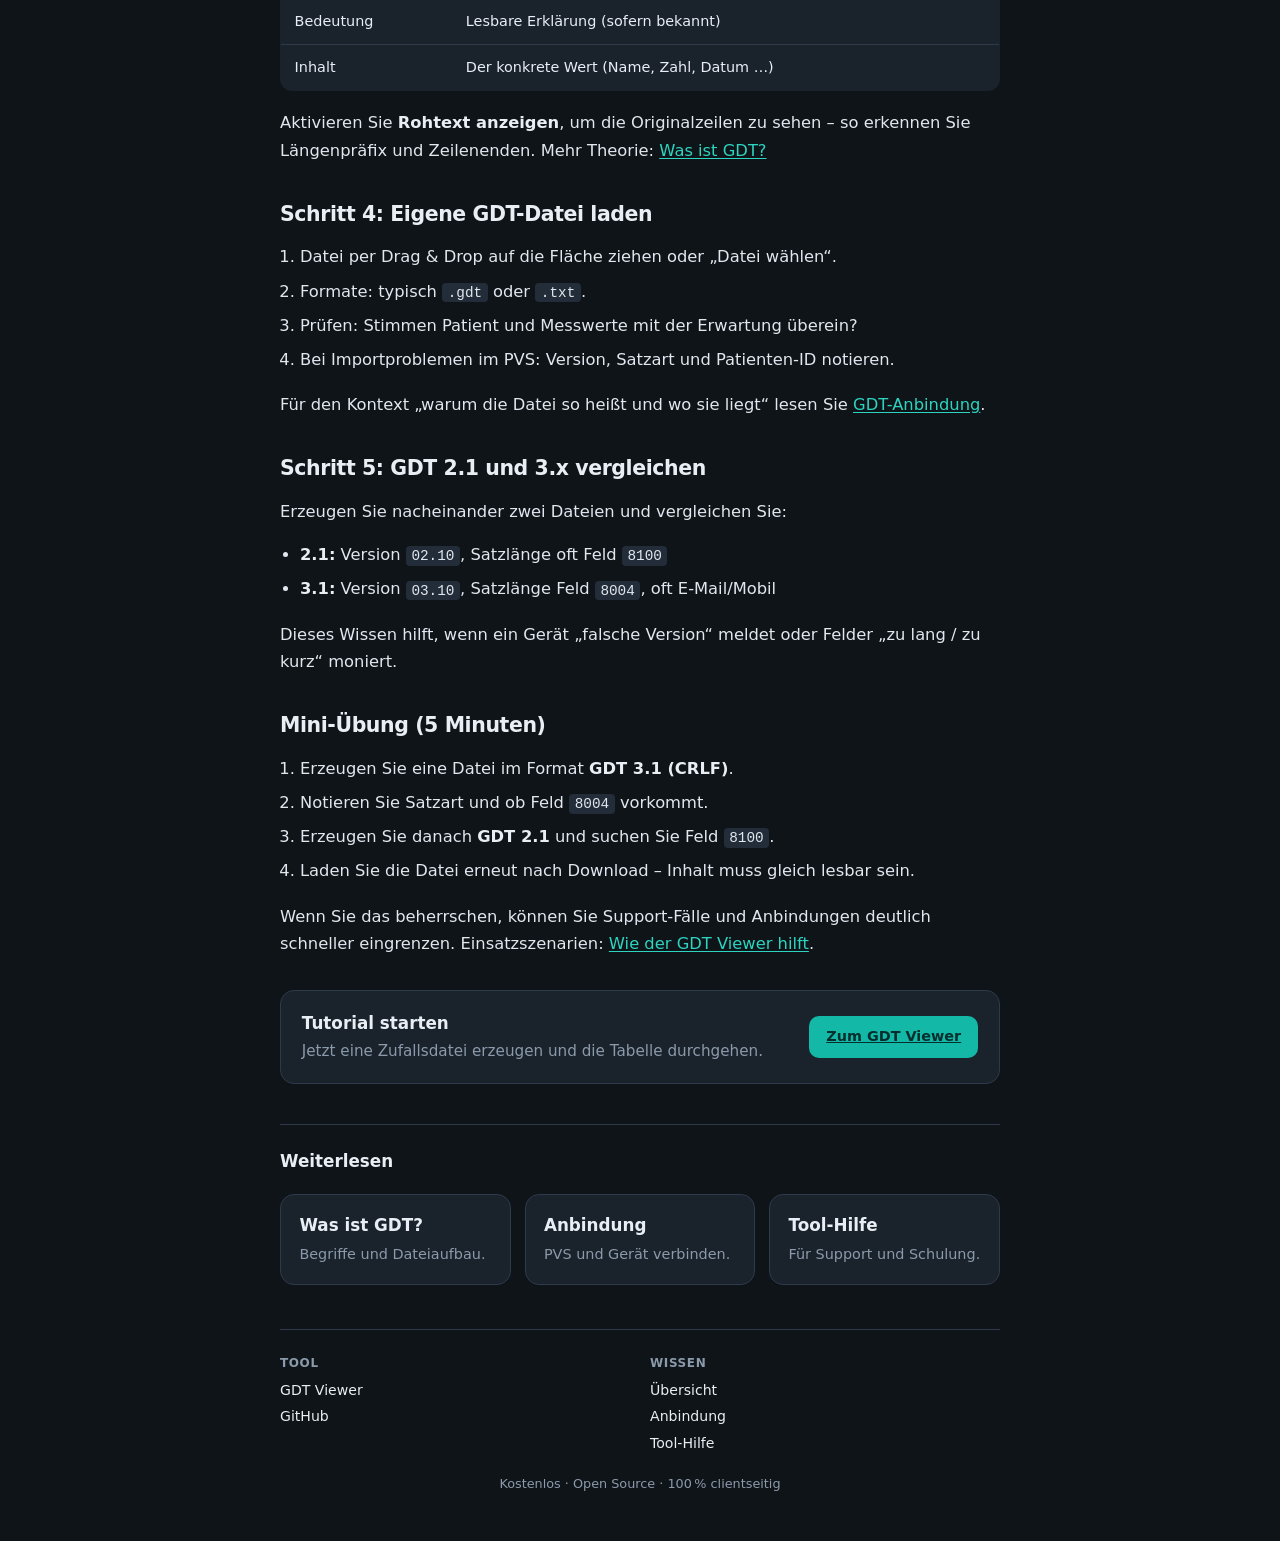
<file: wissen/tutorial.html>
<!DOCTYPE html>
<html lang="de">
<head>
  <meta charset="UTF-8" />
  <meta name="viewport" content="width=device-width, initial-scale=1" />
  <title>GDT Tutorial für Anfänger: Erste Datei lesen &amp; verstehen | GDT Viewer</title>
  <meta name="description" content="GDT Anfänger-Tutorial: Erste GDT-Datei im Browser öffnen, Felder deuten, Testdaten erzeugen und Unterschiede GDT 2.1 / 3.x kennenlernen – Schritt für Schritt." />
  <meta name="keywords" content="GDT Tutorial, GDT lernen, GDT für Anfänger, GDT Datei lesen, GDT Beispiel, Gerätedatentransfer Tutorial" />
  <meta name="robots" content="index, follow" />
  <link rel="canonical" href="https://freemoser.github.io/gdt-viewer/wissen/tutorial.html" />
  <meta property="og:type" content="article" />
  <meta property="og:locale" content="de_DE" />
  <meta property="og:title" content="GDT Tutorial für Anfänger" />
  <meta property="og:description" content="Schritt: GDT-Datei lesen, Felder verstehen und Testdaten erzeugen." />
  <meta property="og:url" content="https://freemoser.github.io/gdt-viewer/wissen/tutorial.html" />
  <meta property="og:site_name" content="GDT Viewer" />
  <link rel="stylesheet" href="../styles.css" />
  <link rel="icon" href="../favicon.svg" type="image/svg+xml" />
  <link rel="icon" href="../favicon.ico" sizes="any" />
  <link rel="icon" href="../favicon-32.png" type="image/png" sizes="32x32" />
  <link rel="apple-touch-icon" href="../apple-touch-icon.png" sizes="180x180" />
<script type="application/ld+json">
  {
    "@context": "https://schema.org",
    "@type": "HowTo",
    "name": "GDT für Anfänger: Erste Datei lesen und verstehen",
    "description": "Schritt-Anleitung zum Lesen und Verstehen von GDT-Dateien mit dem GDT Viewer.",
    "inLanguage": "de-DE",
    "totalTime": "PT15M",
    "step": [
      {
        "@type": "HowToStep",
        "position": 1,
        "name": "GDT Viewer öffnen",
        "text": "Öffnen Sie https://freemoser.github.io/gdt-viewer/ im Browser. Es ist keine Installation nötig."
      },
      {
        "@type": "HowToStep",
        "position": 2,
        "name": "Testdatei erzeugen oder eigene Datei laden",
        "text": "Nutzen Sie „Zufällig erzeugen“ für fiktive Daten oder ziehen Sie eine .gdt-Datei in den Upload-Bereich."
      },
      {
        "@type": "HowToStep",
        "position": 3,
        "name": "Zusammenfassung und Tabelle lesen",
        "text": "Prüfen Sie Patient, Geburtsdatum, Satzart und GDT-Version in der Übersicht und die Feldkennungen in der Tabelle."
      },
      {
        "@type": "HowToStep",
        "position": 4,
        "name": "Rohtext und Download nutzen",
        "text": "Optional Rohtext anzeigen und die Datei speichern, um Importtests in der Praxissoftware zu machen."
      },
      {
        "@type": "HowToStep",
        "position": 5,
        "name": "Formate vergleichen",
        "text": "Erzeugen Sie GDT 2.1 und GDT 3.1 und vergleichen Sie die Felder 8100 vs. 8004 und die Version 9218."
      }
    ]
  }
  </script>
  <script type="application/ld+json">
  {
    "@context": "https://schema.org",
    "@type": "Article",
    "headline": "GDT Tutorial für Anfänger",
    "dateModified": "2026-07-20",
    "inLanguage": "de-DE",
    "author": { "@type": "Organization", "name": "GDT Viewer" },
    "mainEntityOfPage": "https://freemoser.github.io/gdt-viewer/wissen/tutorial.html"
  }
  </script>
</head>
<body>
  <div class="page page-content">
    <nav class="site-nav" aria-label="Hauptnavigation">
      <a href="../">Viewer</a>
      <a href="./">Wissen</a>
      <a href="was-ist-gdt.html">Was ist GDT?</a>
      <a href="anbindung.html">Anbindung</a>
      <a href="tutorial.html" aria-current="page">Tutorial</a>
      <a href="tool.html">Tool-Hilfe</a>
    </nav>

    <header class="hero-article">
      <p class="breadcrumb">
        <a href="../">GDT Viewer</a>
        <span aria-hidden="true">/</span>
        <a href="./">Wissen</a>
        <span aria-hidden="true">/</span>
        <span>Tutorial</span>
      </p>
      <h1>GDT Tutorial für Anfänger</h1>
      <p class="lead">
        In etwa 15 Minuten verstehen Sie, wie eine <strong>GDT-Datei</strong> aussieht,
        welche Felder wichtig sind und wie Sie mit dem kostenlosen
        <strong>GDT Viewer</strong> sicher üben – ohne Installation und ohne Server-Upload.
      </p>
      <p class="meta-line">Aktualisiert: 20. Juli 2026 · Niveau: Einsteiger · Voraussetzungen: Browser</p>
    </header>

    <nav class="toc" aria-label="Inhaltsverzeichnis">
      <p class="toc-title">Schritte</p>
      <ol>
        <li><a href="#schritt-1">Viewer öffnen</a></li>
        <li><a href="#schritt-2">Testdatei erzeugen</a></li>
        <li><a href="#schritt-3">Felder deuten</a></li>
        <li><a href="#schritt-4">Eigene Datei laden</a></li>
        <li><a href="#schritt-5">2.1 und 3.x vergleichen</a></li>
        <li><a href="#uebung">Mini-Übung</a></li>
      </ol>
    </nav>

    <article class="prose">
      <div class="callout">
        <span class="callout-title">Datenschutz zuerst</span>
        <p>
          Üben Sie mit <strong>fiktiven</strong> Daten. Echte GDT-Dateien enthalten
          Patientendaten. Der Viewer verarbeitet Dateien nur lokal im Browser – trotzdem
          keine sensiblen Dateien auf fremden Rechnern oder Screenshots teilen.
        </p>
      </div>

      <h2 id="schritt-1">Schritt 1: GDT Viewer öffnen</h2>
      <p>
        Öffnen Sie den <a href="../">GDT Viewer</a> im Browser
        (z. B. Chrome, Firefox, Edge, Safari). Es gibt nichts zu installieren.
        Oben sehen Sie den Generator für Zufallsdateien, darunter den Bereich zum
        Hochladen bzw. Ablegen einer Datei.
      </p>

      <h2 id="schritt-2">Schritt 2: Zufällige Testdatei erzeugen</h2>
      <ol>
        <li>Unter <strong>Format</strong> z. B. „GDT 2.1 (CRLF…)“ oder „Zufälliges Format“ wählen.</li>
        <li>Auf <strong>Zufällig erzeugen</strong> klicken.</li>
        <li>Sofort erscheinen Zusammenfassung und Tabelle mit allen Feldern.</li>
        <li>Optional: <strong>Als .gdt speichern</strong> – z. B. für einen Importtest im PVS.</li>
      </ol>
      <p>
        Die erzeugten Personen, Adressen und Messwerte sind erfunden. Ideal für Schulung
        und Entwicklung.
      </p>

      <h2 id="schritt-3">Schritt 3: Felder richtig deuten</h2>
      <p>Schauen Sie zuerst auf die <strong>Zusammenfassung</strong>:</p>
      <ul>
        <li><strong>Patient</strong> – aus Nachname (<code>3101</code>) und Vorname (<code>3102</code>)</li>
        <li><strong>Satzart</strong> – Feld <code>8000</code> (z. B. 6301, 6302, 6310)</li>
        <li><strong>GDT-Version</strong> – Feld <code>9218</code> (02.10 vs. 03.10)</li>
        <li><strong>Untersuchungsdatum</strong> – <code>2002</code> oder <code>6200</code></li>
      </ul>
      <p>In der Tabelle bedeuten die Spalten:</p>
      <table>
        <thead>
          <tr>
            <th>Spalte</th>
            <th>Bedeutung für Einsteiger</th>
          </tr>
        </thead>
        <tbody>
          <tr>
            <td>Zeile</td>
            <td>Position in der Datei (von oben)</td>
          </tr>
          <tr>
            <td>Feld</td>
            <td>Vierstellige Kennung laut GDT-Spezifikation</td>
          </tr>
          <tr>
            <td>Bedeutung</td>
            <td>Lesbare Erklärung (sofern bekannt)</td>
          </tr>
          <tr>
            <td>Inhalt</td>
            <td>Der konkrete Wert (Name, Zahl, Datum …)</td>
          </tr>
        </tbody>
      </table>
      <p>
        Aktivieren Sie <strong>Rohtext anzeigen</strong>, um die Originalzeilen zu sehen –
        so erkennen Sie Längenpräfix und Zeilenenden. Mehr Theorie:
        <a href="was-ist-gdt.html">Was ist GDT?</a>
      </p>

      <h2 id="schritt-4">Schritt 4: Eigene GDT-Datei laden</h2>
      <ol>
        <li>Datei per Drag &amp; Drop auf die Fläche ziehen oder „Datei wählen“.</li>
        <li>Formate: typisch <code>.gdt</code> oder <code>.txt</code>.</li>
        <li>Prüfen: Stimmen Patient und Messwerte mit der Erwartung überein?</li>
        <li>Bei Importproblemen im PVS: Version, Satzart und Patienten-ID notieren.</li>
      </ol>
      <p>
        Für den Kontext „warum die Datei so heißt und wo sie liegt“ lesen Sie
        <a href="anbindung.html">GDT-Anbindung</a>.
      </p>

      <h2 id="schritt-5">Schritt 5: GDT 2.1 und 3.x vergleichen</h2>
      <p>Erzeugen Sie nacheinander zwei Dateien und vergleichen Sie:</p>
      <ul>
        <li><strong>2.1:</strong> Version <code>02.10</code>, Satzlänge oft Feld <code>8100</code></li>
        <li><strong>3.1:</strong> Version <code>03.10</code>, Satzlänge Feld <code>8004</code>, oft E-Mail/Mobil</li>
      </ul>
      <p>
        Dieses Wissen hilft, wenn ein Gerät „falsche Version“ meldet oder Felder
        „zu lang / zu kurz“ moniert.
      </p>

      <h2 id="uebung">Mini-Übung (5 Minuten)</h2>
      <ol>
        <li>Erzeugen Sie eine Datei im Format <strong>GDT 3.1 (CRLF)</strong>.</li>
        <li>Notieren Sie Satzart und ob Feld <code>8004</code> vorkommt.</li>
        <li>Erzeugen Sie danach <strong>GDT 2.1</strong> und suchen Sie Feld <code>8100</code>.</li>
        <li>Laden Sie die Datei erneut nach Download – Inhalt muss gleich lesbar sein.</li>
      </ol>
      <p>
        Wenn Sie das beherrschen, können Sie Support-Fälle und Anbindungen deutlich
        schneller eingrenzen. Einsatzszenarien:
        <a href="tool.html">Wie der GDT Viewer hilft</a>.
      </p>
    </article>

    <div class="cta-box">
      <p>
        <strong>Tutorial starten</strong>
        Jetzt eine Zufallsdatei erzeugen und die Tabelle durchgehen.
      </p>
      <a class="btn btn-primary" href="../">Zum GDT Viewer</a>
    </div>

    <section class="related">
      <h2>Weiterlesen</h2>
      <div class="card-grid">
        <a class="card-link" href="was-ist-gdt.html"><h3>Was ist GDT?</h3><p>Begriffe und Dateiaufbau.</p></a>
        <a class="card-link" href="anbindung.html"><h3>Anbindung</h3><p>PVS und Gerät verbinden.</p></a>
        <a class="card-link" href="tool.html"><h3>Tool-Hilfe</h3><p>Für Support und Schulung.</p></a>
      </div>
    </section>

    <footer class="site-footer">
      <div class="site-footer-grid">
        <div>
          <h3>Tool</h3>
          <ul>
            <li><a href="../">GDT Viewer</a></li>
            <li><a href="https://github.com/Freemoser/gdt-viewer">GitHub</a></li>
          </ul>
        </div>
        <div>
          <h3>Wissen</h3>
          <ul>
            <li><a href="./">Übersicht</a></li>
            <li><a href="anbindung.html">Anbindung</a></li>
            <li><a href="tool.html">Tool-Hilfe</a></li>
          </ul>
        </div>
      </div>
      <p class="site-footer-note">Kostenlos · Open Source · 100 % clientseitig</p>
    </footer>
  </div>
</body>
</html>
</file>
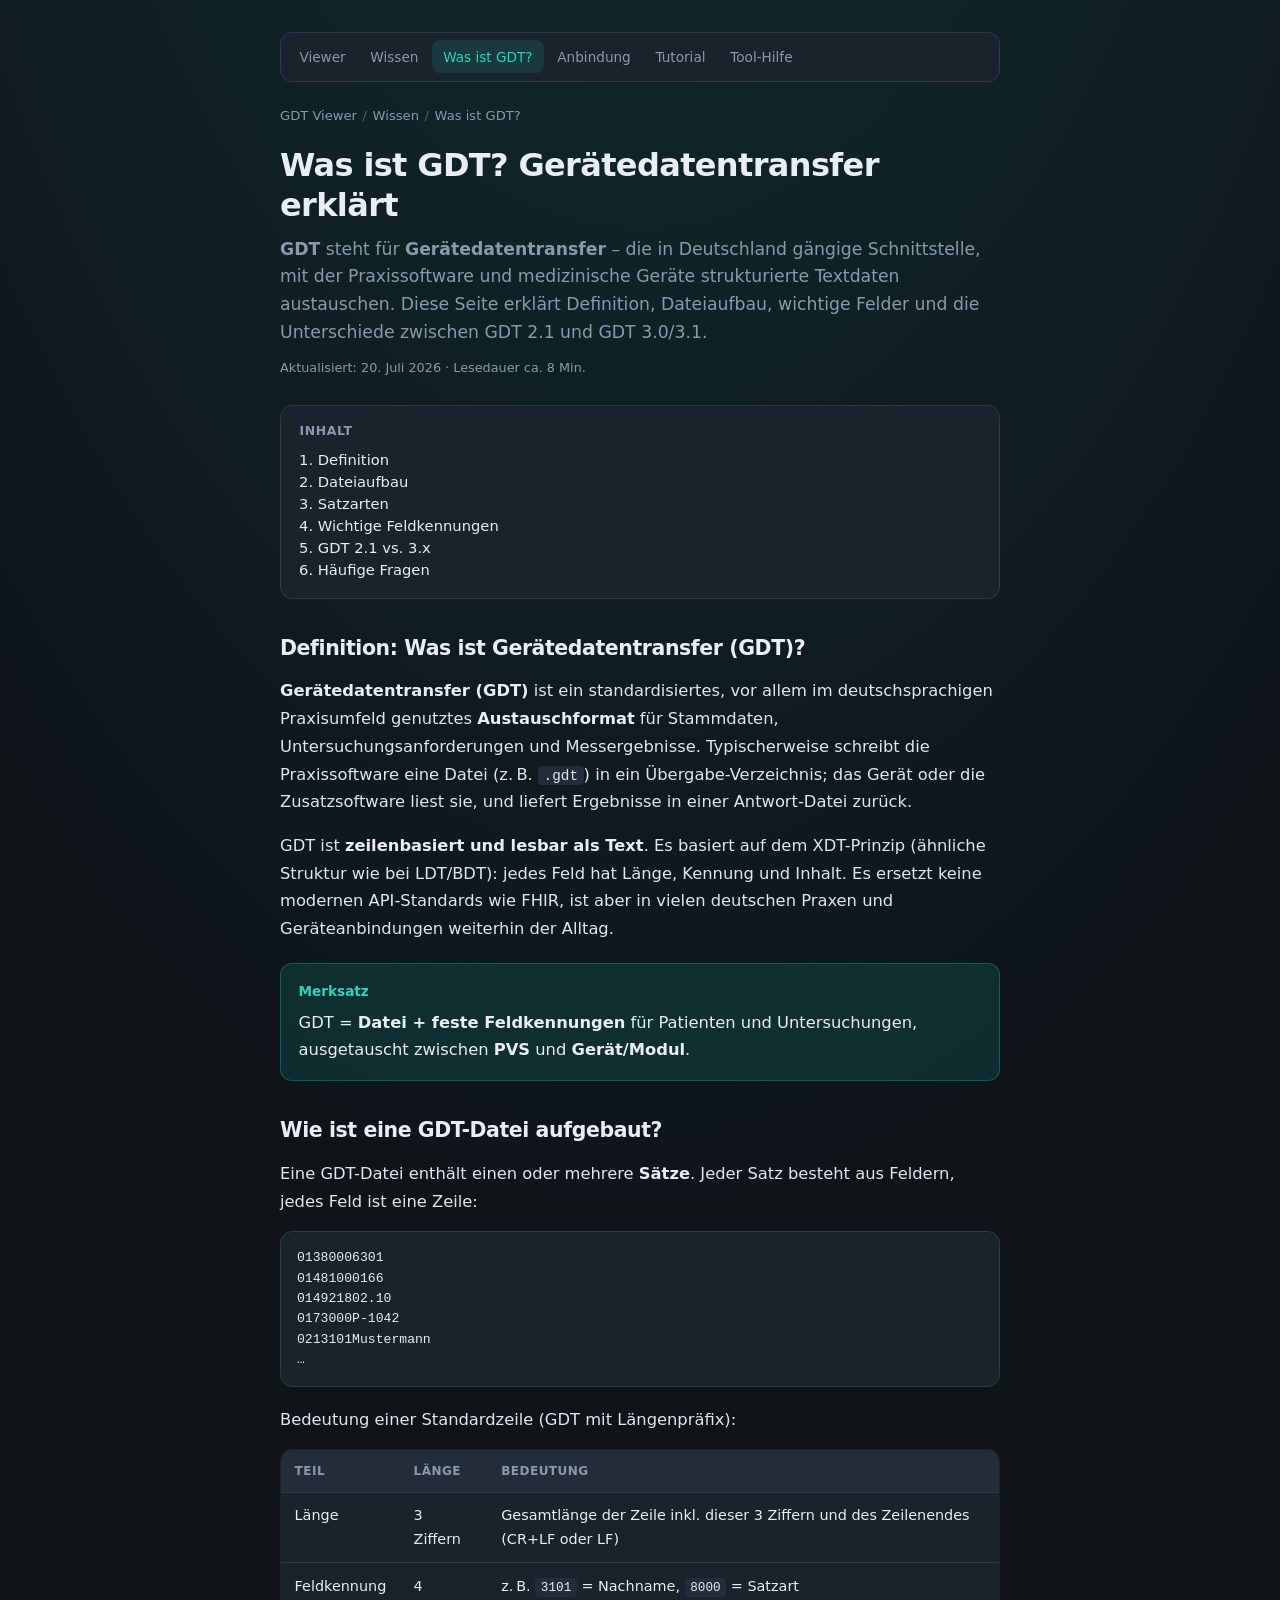
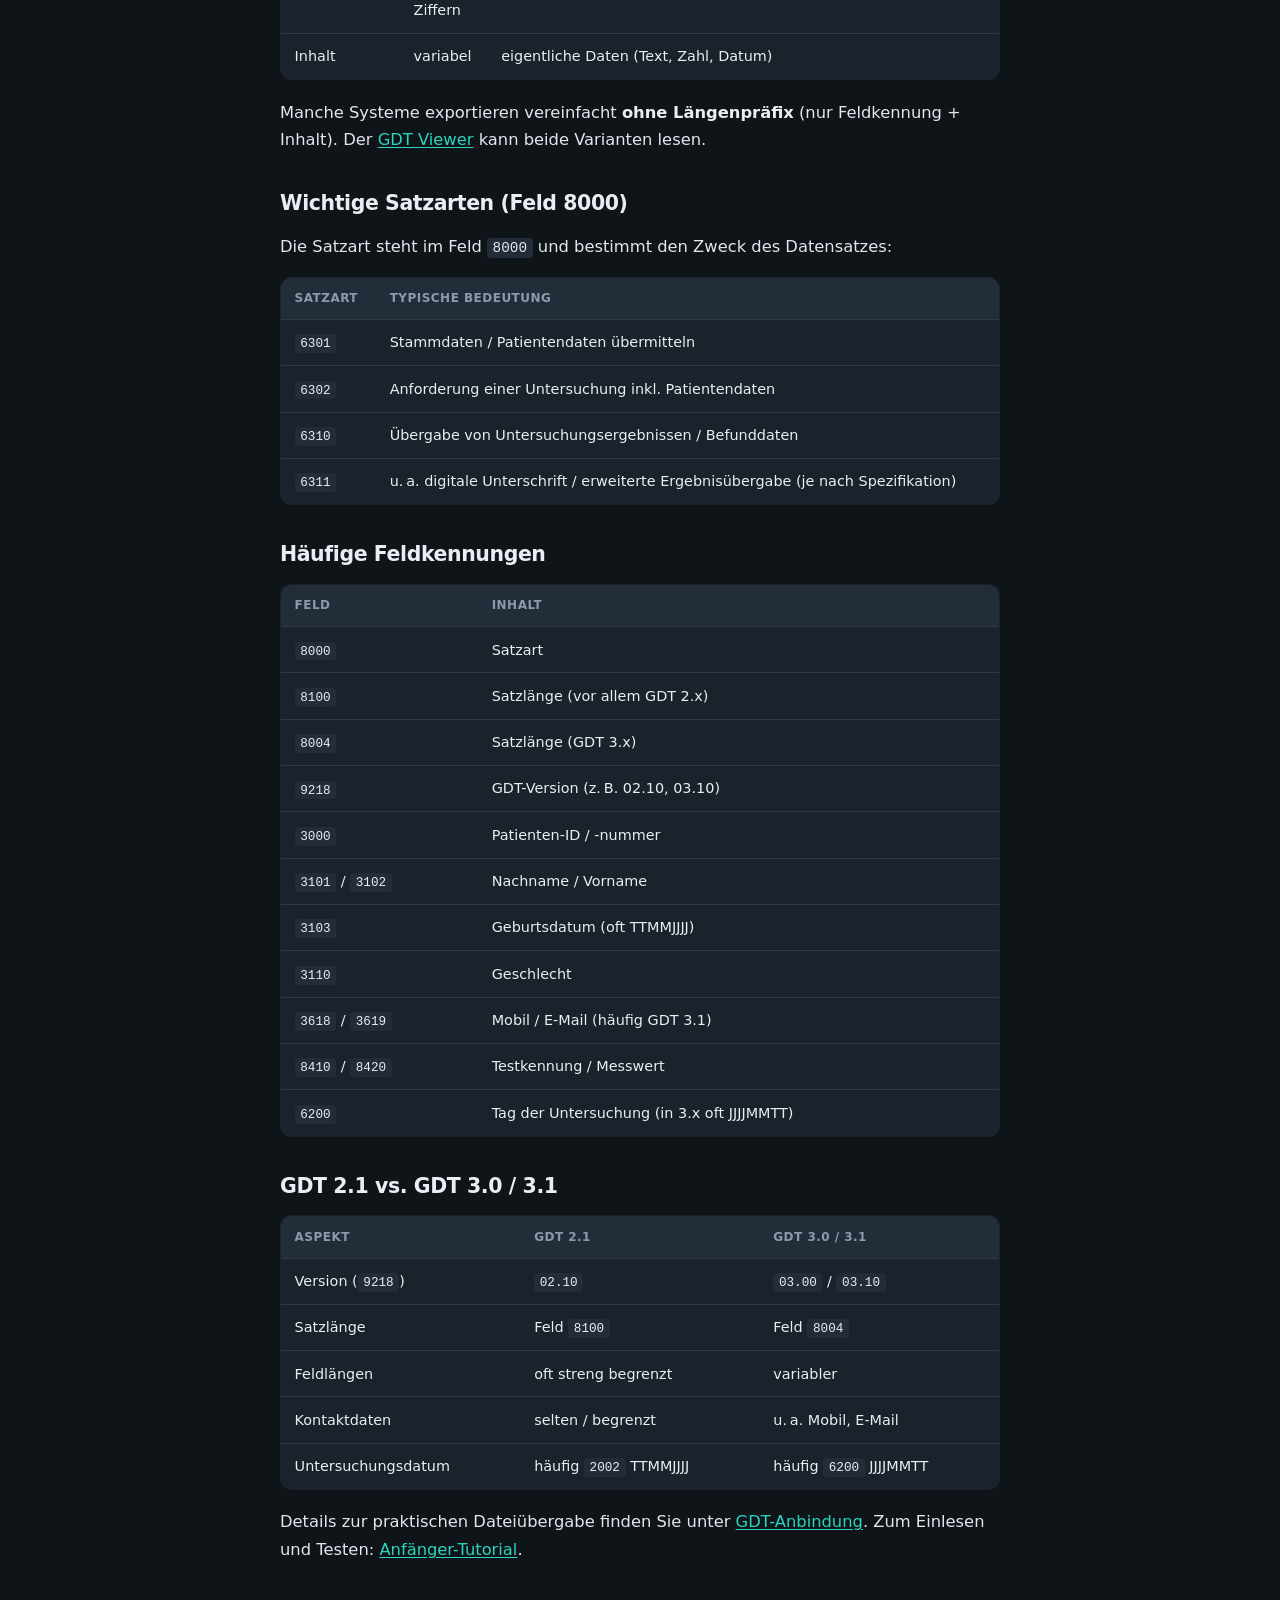
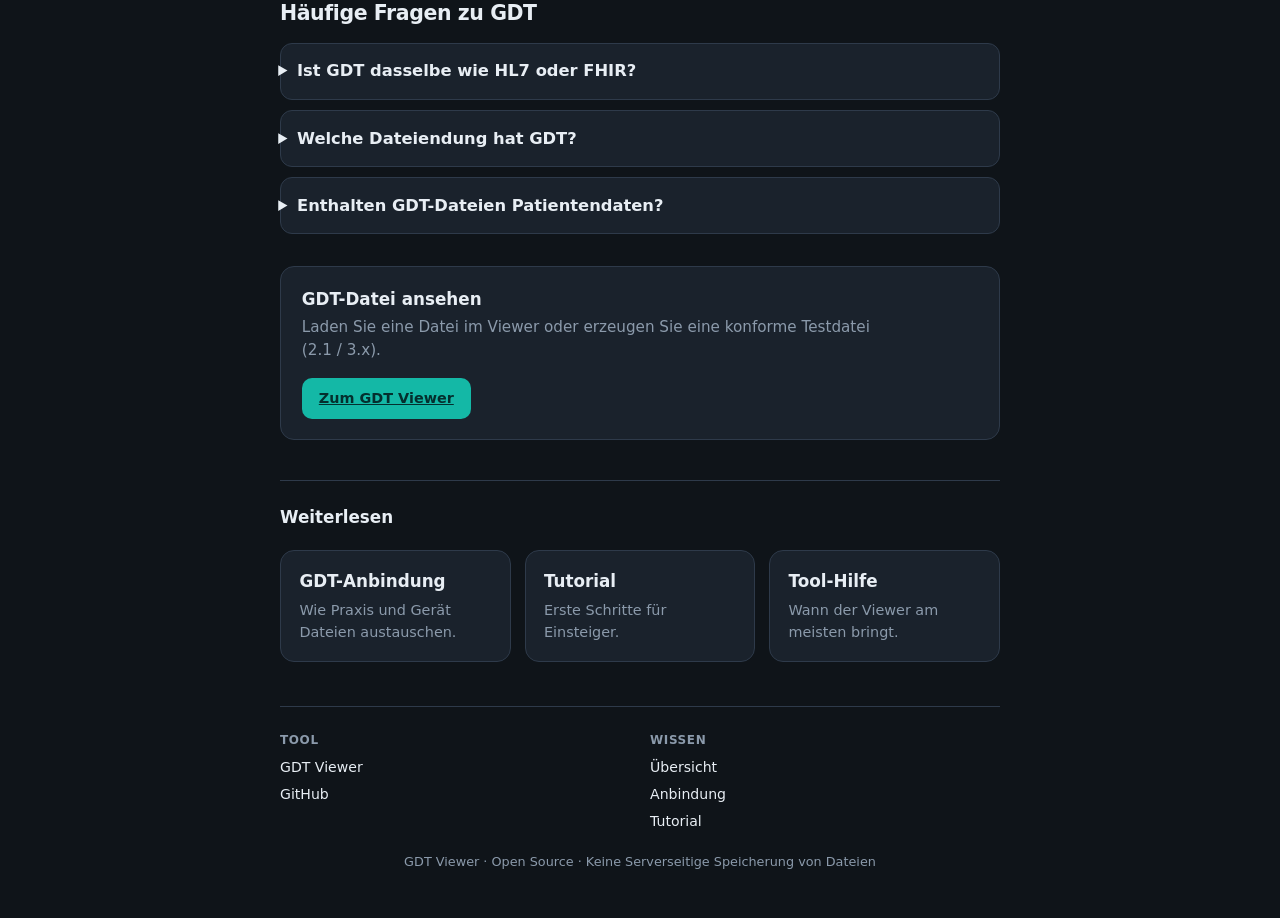
<file: wissen/was-ist-gdt.html>
<!DOCTYPE html>
<html lang="de">
<head>
  <meta charset="UTF-8" />
  <meta name="viewport" content="width=device-width, initial-scale=1" />
  <title>Was ist GDT? Gerätedatentransfer erklärt (2.1 &amp; 3.x) | GDT Viewer</title>
  <meta name="description" content="Was ist GDT (Gerätedatentransfer)? Aufbau einer GDT-Datei, Feldkennungen, Satzarten 6301/6302/6310 und Unterschiede zwischen GDT 2.1 und GDT 3.0/3.1 – verständlich erklärt." />
  <meta name="keywords" content="Was ist GDT, Gerätedatentransfer erklärt, GDT Datei Aufbau, GDT Feldkennung, GDT 2.1, GDT 3.1, Satzart 6301, 6310" />
  <meta name="robots" content="index, follow" />
  <link rel="canonical" href="https://freemoser.github.io/gdt-viewer/wissen/was-ist-gdt.html" />
  <meta property="og:type" content="article" />
  <meta property="og:locale" content="de_DE" />
  <meta property="og:title" content="Was ist GDT? Gerätedatentransfer erklärt" />
  <meta property="og:description" content="Definition, Dateiaufbau, Felder und Versionen GDT 2.1 vs. 3.x der medizinischen Schnittstelle in Deutschland." />
  <meta property="og:url" content="https://freemoser.github.io/gdt-viewer/wissen/was-ist-gdt.html" />
  <meta property="og:site_name" content="GDT Viewer" />
  <meta name="twitter:card" content="summary" />
  <link rel="stylesheet" href="../styles.css" />
  <link rel="icon" href="../favicon.svg" type="image/svg+xml" />
  <link rel="icon" href="../favicon.ico" sizes="any" />
  <link rel="icon" href="../favicon-32.png" type="image/png" sizes="32x32" />
  <link rel="apple-touch-icon" href="../apple-touch-icon.png" sizes="180x180" />
<script type="application/ld+json">
  {
    "@context": "https://schema.org",
    "@type": "Article",
    "headline": "Was ist GDT? Gerätedatentransfer erklärt",
    "description": "Erklärung der GDT-Schnittstelle: Dateiaufbau, Feldkennungen, Satzarten und Versionen 2.1 und 3.x.",
    "inLanguage": "de-DE",
    "dateModified": "2026-07-20",
    "author": { "@type": "Organization", "name": "GDT Viewer" },
    "publisher": { "@type": "Organization", "name": "GDT Viewer", "url": "https://freemoser.github.io/gdt-viewer/" },
    "mainEntityOfPage": "https://freemoser.github.io/gdt-viewer/wissen/was-ist-gdt.html",
    "about": [
      { "@type": "Thing", "name": "Gerätedatentransfer", "alternateName": "GDT" },
      { "@type": "Thing", "name": "GDT 2.1" },
      { "@type": "Thing", "name": "GDT 3.1" }
    ]
  }
  </script>
  <script type="application/ld+json">
  {
    "@context": "https://schema.org",
    "@type": "FAQPage",
    "mainEntity": [
      {
        "@type": "Question",
        "name": "Was ist GDT?",
        "acceptedAnswer": {
          "@type": "Answer",
          "text": "GDT (Gerätedatentransfer) ist eine textbasierte, dateiorientierte Schnittstelle zum Austausch von Patienten- und Untersuchungsdaten zwischen Praxissoftware und medizinischen Geräten in Deutschland."
        }
      },
      {
        "@type": "Question",
        "name": "Wie ist eine GDT-Zeile aufgebaut?",
        "acceptedAnswer": {
          "@type": "Answer",
          "text": "Eine typische GDT-Zeile besteht aus drei Ziffern für die Gesamtlänge der Zeile (inkl. Zeilenende), vier Ziffern Feldkennung und dem eigentlichen Inhalt, abgeschlossen mit CR/LF oder LF."
        }
      },
      {
        "@type": "Question",
        "name": "Was ist der Unterschied zwischen GDT 2.1 und GDT 3.x?",
        "acceptedAnswer": {
          "@type": "Answer",
          "text": "In GDT 2.1 steht die Satzlänge oft im Feld 8100 und die Version lautet 02.10. In GDT 3.0/3.1 wird die Satzlänge im Feld 8004 geführt, die Version ist 03.00 bzw. 03.10, Feldlängen sind variabler und es gibt erweiterte Felder wie Mobilnummer und E-Mail."
        }
      }
    ]
  }
  </script>
</head>
<body>
  <div class="page page-content">
    <nav class="site-nav" aria-label="Hauptnavigation">
      <a href="../">Viewer</a>
      <a href="./">Wissen</a>
      <a href="was-ist-gdt.html" aria-current="page">Was ist GDT?</a>
      <a href="anbindung.html">Anbindung</a>
      <a href="tutorial.html">Tutorial</a>
      <a href="tool.html">Tool-Hilfe</a>
    </nav>

    <header class="hero-article">
      <p class="breadcrumb">
        <a href="../">GDT Viewer</a>
        <span aria-hidden="true">/</span>
        <a href="./">Wissen</a>
        <span aria-hidden="true">/</span>
        <span>Was ist GDT?</span>
      </p>
      <h1>Was ist GDT? Gerätedatentransfer erklärt</h1>
      <p class="lead">
        <strong>GDT</strong> steht für <strong>Gerätedatentransfer</strong> – die in Deutschland
        gängige Schnittstelle, mit der Praxissoftware und medizinische Geräte strukturierte
        Textdaten austauschen. Diese Seite erklärt Definition, Dateiaufbau, wichtige Felder und
        die Unterschiede zwischen GDT 2.1 und GDT 3.0/3.1.
      </p>
      <p class="meta-line">Aktualisiert: 20. Juli 2026 · Lesedauer ca. 8 Min.</p>
    </header>

    <nav class="toc" aria-label="Inhaltsverzeichnis">
      <p class="toc-title">Inhalt</p>
      <ol>
        <li><a href="#definition">Definition</a></li>
        <li><a href="#aufbau">Dateiaufbau</a></li>
        <li><a href="#satzarten">Satzarten</a></li>
        <li><a href="#felder">Wichtige Feldkennungen</a></li>
        <li><a href="#versionen">GDT 2.1 vs. 3.x</a></li>
        <li><a href="#faq">Häufige Fragen</a></li>
      </ol>
    </nav>

    <article class="prose">
      <h2 id="definition">Definition: Was ist Gerätedatentransfer (GDT)?</h2>
      <p>
        <strong>Gerätedatentransfer (GDT)</strong> ist ein standardisiertes, vor allem im
        deutschsprachigen Praxisumfeld genutztes <strong>Austauschformat</strong> für
        Stammdaten, Untersuchungsanforderungen und Messergebnisse. Typischerweise schreibt
        die Praxissoftware eine Datei (z. B. <code>.gdt</code>) in ein Übergabe-Verzeichnis;
        das Gerät oder die Zusatzsoftware liest sie, und liefert Ergebnisse in einer
        Antwort-Datei zurück.
      </p>
      <p>
        GDT ist <strong>zeilenbasiert und lesbar als Text</strong>. Es basiert auf dem
        XDT-Prinzip (ähnliche Struktur wie bei LDT/BDT): jedes Feld hat Länge, Kennung und Inhalt.
        Es ersetzt keine modernen API-Standards wie FHIR, ist aber in vielen deutschen Praxen
        und Geräteanbindungen weiterhin der Alltag.
      </p>

      <div class="callout">
        <span class="callout-title">Merksatz</span>
        <p>
          GDT = <strong>Datei + feste Feldkennungen</strong> für Patienten und Untersuchungen,
          ausgetauscht zwischen <strong>PVS</strong> und <strong>Gerät/Modul</strong>.
        </p>
      </div>

      <h2 id="aufbau">Wie ist eine GDT-Datei aufgebaut?</h2>
      <p>Eine GDT-Datei enthält einen oder mehrere <strong>Sätze</strong>. Jeder Satz besteht aus Feldern, jedes Feld ist eine Zeile:</p>
      <pre>01380006301
01481000166
014921802.10
0173000P-1042
0213101Mustermann
…</pre>
      <p>Bedeutung einer Standardzeile (GDT mit Längenpräfix):</p>
      <table>
        <thead>
          <tr>
            <th>Teil</th>
            <th>Länge</th>
            <th>Bedeutung</th>
          </tr>
        </thead>
        <tbody>
          <tr>
            <td>Länge</td>
            <td>3 Ziffern</td>
            <td>Gesamtlänge der Zeile inkl. dieser 3 Ziffern und des Zeilenendes (CR+LF oder LF)</td>
          </tr>
          <tr>
            <td>Feldkennung</td>
            <td>4 Ziffern</td>
            <td>z. B. <code>3101</code> = Nachname, <code>8000</code> = Satzart</td>
          </tr>
          <tr>
            <td>Inhalt</td>
            <td>variabel</td>
            <td>eigentliche Daten (Text, Zahl, Datum)</td>
          </tr>
        </tbody>
      </table>
      <p>
        Manche Systeme exportieren vereinfacht <strong>ohne Längenpräfix</strong>
        (nur Feldkennung + Inhalt). Der <a href="../">GDT Viewer</a> kann beide Varianten lesen.
      </p>

      <h2 id="satzarten">Wichtige Satzarten (Feld 8000)</h2>
      <p>Die Satzart steht im Feld <code>8000</code> und bestimmt den Zweck des Datensatzes:</p>
      <table>
        <thead>
          <tr>
            <th>Satzart</th>
            <th>Typische Bedeutung</th>
          </tr>
        </thead>
        <tbody>
          <tr>
            <td><code>6301</code></td>
            <td>Stammdaten / Patientendaten übermitteln</td>
          </tr>
          <tr>
            <td><code>6302</code></td>
            <td>Anforderung einer Untersuchung inkl. Patientendaten</td>
          </tr>
          <tr>
            <td><code>6310</code></td>
            <td>Übergabe von Untersuchungsergebnissen / Befunddaten</td>
          </tr>
          <tr>
            <td><code>6311</code></td>
            <td>u. a. digitale Unterschrift / erweiterte Ergebnisübergabe (je nach Spezifikation)</td>
          </tr>
        </tbody>
      </table>

      <h2 id="felder">Häufige Feldkennungen</h2>
      <table>
        <thead>
          <tr>
            <th>Feld</th>
            <th>Inhalt</th>
          </tr>
        </thead>
        <tbody>
          <tr><td><code>8000</code></td><td>Satzart</td></tr>
          <tr><td><code>8100</code></td><td>Satzlänge (vor allem GDT 2.x)</td></tr>
          <tr><td><code>8004</code></td><td>Satzlänge (GDT 3.x)</td></tr>
          <tr><td><code>9218</code></td><td>GDT-Version (z. B. 02.10, 03.10)</td></tr>
          <tr><td><code>3000</code></td><td>Patienten-ID / -nummer</td></tr>
          <tr><td><code>3101</code> / <code>3102</code></td><td>Nachname / Vorname</td></tr>
          <tr><td><code>3103</code></td><td>Geburtsdatum (oft TTMMJJJJ)</td></tr>
          <tr><td><code>3110</code></td><td>Geschlecht</td></tr>
          <tr><td><code>3618</code> / <code>3619</code></td><td>Mobil / E-Mail (häufig GDT 3.1)</td></tr>
          <tr><td><code>8410</code> / <code>8420</code></td><td>Testkennung / Messwert</td></tr>
          <tr><td><code>6200</code></td><td>Tag der Untersuchung (in 3.x oft JJJJMMTT)</td></tr>
        </tbody>
      </table>

      <h2 id="versionen">GDT 2.1 vs. GDT 3.0 / 3.1</h2>
      <table>
        <thead>
          <tr>
            <th>Aspekt</th>
            <th>GDT 2.1</th>
            <th>GDT 3.0 / 3.1</th>
          </tr>
        </thead>
        <tbody>
          <tr>
            <td>Version (<code>9218</code>)</td>
            <td><code>02.10</code></td>
            <td><code>03.00</code> / <code>03.10</code></td>
          </tr>
          <tr>
            <td>Satzlänge</td>
            <td>Feld <code>8100</code></td>
            <td>Feld <code>8004</code></td>
          </tr>
          <tr>
            <td>Feldlängen</td>
            <td>oft streng begrenzt</td>
            <td>variabler</td>
          </tr>
          <tr>
            <td>Kontaktdaten</td>
            <td>selten / begrenzt</td>
            <td>u. a. Mobil, E-Mail</td>
          </tr>
          <tr>
            <td>Untersuchungsdatum</td>
            <td>häufig <code>2002</code> TTMMJJJJ</td>
            <td>häufig <code>6200</code> JJJJMMTT</td>
          </tr>
        </tbody>
      </table>
      <p>
        Details zur praktischen Dateiübergabe finden Sie unter
        <a href="anbindung.html">GDT-Anbindung</a>. Zum Einlesen und Testen:
        <a href="tutorial.html">Anfänger-Tutorial</a>.
      </p>

      <h2 id="faq">Häufige Fragen zu GDT</h2>
      <div class="faq">
        <details>
          <summary>Ist GDT dasselbe wie HL7 oder FHIR?</summary>
          <p>Nein. HL7/FHIR sind breitere (oft netzwerkbasierte) Interoperabilitätsstandards. GDT ist ein spezifisches, dateibasiertes Format im deutschsprachigen Praxis-/Geräte-Kontext.</p>
        </details>
        <details>
          <summary>Welche Dateiendung hat GDT?</summary>
          <p>Häufig <code>.gdt</code>, manchmal auch <code>.txt</code> oder herstellerspezifische Namen im Import-/Exportordner.</p>
        </details>
        <details>
          <summary>Enthalten GDT-Dateien Patientendaten?</summary>
          <p>Ja, typischerweise Name, ID, Geburtsdatum und Messwerte. Deshalb gelten Datenschutzregeln (DSGVO); Testdaten sollten fiktiv sein.</p>
        </details>
      </div>
    </article>

    <div class="cta-box">
      <p>
        <strong>GDT-Datei ansehen</strong>
        Laden Sie eine Datei im Viewer oder erzeugen Sie eine konforme Testdatei (2.1 / 3.x).
      </p>
      <a class="btn btn-primary" href="../">Zum GDT Viewer</a>
    </div>

    <section class="related">
      <h2>Weiterlesen</h2>
      <div class="card-grid">
        <a class="card-link" href="anbindung.html"><h3>GDT-Anbindung</h3><p>Wie Praxis und Gerät Dateien austauschen.</p></a>
        <a class="card-link" href="tutorial.html"><h3>Tutorial</h3><p>Erste Schritte für Einsteiger.</p></a>
        <a class="card-link" href="tool.html"><h3>Tool-Hilfe</h3><p>Wann der Viewer am meisten bringt.</p></a>
      </div>
    </section>

    <footer class="site-footer">
      <div class="site-footer-grid">
        <div>
          <h3>Tool</h3>
          <ul>
            <li><a href="../">GDT Viewer</a></li>
            <li><a href="https://github.com/Freemoser/gdt-viewer">GitHub</a></li>
          </ul>
        </div>
        <div>
          <h3>Wissen</h3>
          <ul>
            <li><a href="./">Übersicht</a></li>
            <li><a href="anbindung.html">Anbindung</a></li>
            <li><a href="tutorial.html">Tutorial</a></li>
          </ul>
        </div>
      </div>
      <p class="site-footer-note">GDT Viewer · Open Source · Keine Serverseitige Speicherung von Dateien</p>
    </footer>
  </div>
</body>
</html>
</file>
<file: styles.css>
:root {
  --bg: #0f1419;
  --bg-elevated: #1a222c;
  --bg-soft: #232d3a;
  --border: #2e3a4a;
  --text: #e8eef4;
  --muted: #8b9aab;
  --accent: #14b8a6;
  --accent-dim: rgba(20, 184, 166, 0.15);
  --accent-hover: #2dd4bf;
  --danger: #f87171;
  --danger-bg: rgba(248, 113, 113, 0.12);
  --radius: 14px;
  --shadow: 0 12px 40px rgba(0, 0, 0, 0.35);
  --font: "Segoe UI", system-ui, -apple-system, sans-serif;
  --mono: "SF Mono", "Menlo", "Consolas", ui-monospace, monospace;
}

*,
*::before,
*::after {
  box-sizing: border-box;
}

html {
  color-scheme: dark;
}

body {
  margin: 0;
  min-height: 100vh;
  font-family: var(--font);
  background:
    radial-gradient(ellipse 80% 50% at 50% -20%, rgba(20, 184, 166, 0.18), transparent),
    var(--bg);
  color: var(--text);
  line-height: 1.5;
}

.page {
  max-width: 960px;
  margin: 0 auto;
  padding: 2rem 1.25rem 3rem;
}

.header {
  display: flex;
  flex-wrap: wrap;
  align-items: flex-start;
  justify-content: space-between;
  gap: 1rem;
  margin-bottom: 1.75rem;
}

.brand {
  display: flex;
  gap: 0.9rem;
  align-items: center;
}

.logo {
  display: grid;
  place-items: center;
  width: 3rem;
  height: 3rem;
  border-radius: 12px;
  background: linear-gradient(145deg, var(--accent), #0f766e);
  font-weight: 800;
  font-size: 0.75rem;
  letter-spacing: 0.04em;
  box-shadow: 0 4px 16px rgba(20, 184, 166, 0.35);
}

h1 {
  margin: 0;
  font-size: 1.45rem;
  font-weight: 700;
  letter-spacing: -0.02em;
}

.tagline {
  margin: 0.15rem 0 0;
  color: var(--muted);
  font-size: 0.95rem;
}

.privacy-badge {
  display: inline-flex;
  align-items: center;
  gap: 0.45rem;
  margin: 0;
  padding: 0.4rem 0.75rem;
  border-radius: 999px;
  background: var(--accent-dim);
  color: var(--accent-hover);
  font-size: 0.8rem;
  font-weight: 500;
}

.privacy-badge .dot {
  width: 0.45rem;
  height: 0.45rem;
  border-radius: 50%;
  background: var(--accent);
  box-shadow: 0 0 0 3px rgba(20, 184, 166, 0.25);
}

.generator {
  margin-bottom: 1.25rem;
  padding: 1.1rem 1.2rem;
  background: var(--bg-elevated);
  border: 1px solid var(--border);
  border-radius: var(--radius);
}

.generator-head h2 {
  margin: 0;
  font-size: 1.05rem;
  font-weight: 650;
}

.generator-head p {
  margin: 0.25rem 0 0;
  font-size: 0.88rem;
}

.generator-controls {
  display: flex;
  flex-wrap: wrap;
  align-items: flex-end;
  gap: 0.85rem 1rem;
  margin-top: 1rem;
}

.field {
  display: flex;
  flex-direction: column;
  gap: 0.3rem;
  min-width: min(100%, 280px);
  flex: 1;
  font-size: 0.8rem;
  color: var(--muted);
}

.field select {
  appearance: none;
  background: var(--bg-soft)
    url("data:image/svg+xml,%3Csvg xmlns='http://www.w3.org/2000/svg' width='12' height='8' viewBox='0 0 12 8'%3E%3Cpath fill='%238b9aab' d='M1 1l5 5 5-5'/%3E%3C/svg%3E")
    no-repeat right 0.75rem center;
  border: 1px solid var(--border);
  border-radius: 10px;
  color: var(--text);
  font: inherit;
  font-size: 0.9rem;
  padding: 0.55rem 2rem 0.55rem 0.75rem;
  cursor: pointer;
}

.field select:focus {
  outline: 2px solid color-mix(in srgb, var(--accent) 50%, transparent);
  outline-offset: 1px;
  border-color: var(--accent);
}

.generator-actions {
  display: flex;
  flex-wrap: wrap;
  gap: 0.5rem;
}

.format-hint {
  margin: 0.75rem 0 0;
  font-size: 0.82rem;
  min-height: 1.2em;
}

.dropzone {
  border: 2px dashed var(--border);
  border-radius: var(--radius);
  background: var(--bg-elevated);
  transition: border-color 0.15s, background 0.15s, transform 0.15s;
  cursor: pointer;
  outline: none;
}

.dropzone:hover,
.dropzone:focus-visible {
  border-color: var(--accent);
  background: color-mix(in srgb, var(--bg-elevated) 80%, var(--accent) 8%);
}

.dropzone.dragover {
  border-color: var(--accent);
  background: var(--accent-dim);
  transform: scale(1.01);
}

.dropzone-inner {
  padding: 2.5rem 1.5rem;
  text-align: center;
}

.drop-icon {
  color: var(--accent);
  margin-bottom: 0.75rem;
}

.drop-title {
  margin: 0;
  font-size: 1.15rem;
  font-weight: 600;
}

.drop-sub {
  margin: 0.35rem 0 1.25rem;
  color: var(--muted);
  font-size: 0.9rem;
}

.btn {
  appearance: none;
  border: 1px solid transparent;
  border-radius: 10px;
  padding: 0.55rem 1rem;
  font: inherit;
  font-size: 0.9rem;
  font-weight: 600;
  cursor: pointer;
  transition: background 0.15s, border-color 0.15s, color 0.15s;
}

.btn-primary {
  background: var(--accent);
  color: #042f2e;
}

.btn-primary:hover {
  background: var(--accent-hover);
}

.btn-ghost {
  background: transparent;
  border-color: var(--border);
  color: var(--text);
}

.btn-ghost:hover {
  border-color: var(--muted);
  background: var(--bg-soft);
}

.toolbar {
  display: flex;
  flex-wrap: wrap;
  align-items: center;
  justify-content: space-between;
  gap: 1rem;
  margin: 1.25rem 0 1rem;
  padding: 0.9rem 1rem;
  background: var(--bg-elevated);
  border: 1px solid var(--border);
  border-radius: var(--radius);
}

.file-meta {
  display: flex;
  flex-direction: column;
  gap: 0.15rem;
  min-width: 0;
}

.file-meta strong {
  word-break: break-all;
}

.muted {
  color: var(--muted);
  font-size: 0.85rem;
}

.toolbar-actions {
  display: flex;
  flex-wrap: wrap;
  align-items: center;
  gap: 0.6rem;
}

.toggle {
  display: inline-flex;
  align-items: center;
  gap: 0.4rem;
  font-size: 0.85rem;
  color: var(--muted);
  cursor: pointer;
  user-select: none;
}

.toggle input {
  accent-color: var(--accent);
}

.summary {
  display: grid;
  grid-template-columns: repeat(auto-fit, minmax(140px, 1fr));
  gap: 0.75rem;
  margin-bottom: 1rem;
}

.summary-card {
  background: var(--bg-elevated);
  border: 1px solid var(--border);
  border-radius: 12px;
  padding: 0.85rem 1rem;
}

.summary-card .label {
  display: block;
  color: var(--muted);
  font-size: 0.75rem;
  text-transform: uppercase;
  letter-spacing: 0.04em;
  margin-bottom: 0.25rem;
}

.summary-card .value {
  font-weight: 600;
  font-size: 0.98rem;
  word-break: break-word;
}

.results {
  background: var(--bg-elevated);
  border: 1px solid var(--border);
  border-radius: var(--radius);
  box-shadow: var(--shadow);
  overflow: hidden;
}

.table-wrap {
  overflow-x: auto;
}

table {
  width: 100%;
  border-collapse: collapse;
  font-size: 0.9rem;
}

th,
td {
  text-align: left;
  padding: 0.7rem 0.9rem;
  border-bottom: 1px solid var(--border);
  vertical-align: top;
}

th {
  background: var(--bg-soft);
  color: var(--muted);
  font-size: 0.75rem;
  text-transform: uppercase;
  letter-spacing: 0.05em;
  font-weight: 600;
  position: sticky;
  top: 0;
}

tbody tr:hover {
  background: rgba(255, 255, 255, 0.02);
}

tbody tr:last-child td {
  border-bottom: none;
}

.col-line {
  width: 4rem;
  color: var(--muted);
  font-variant-numeric: tabular-nums;
}

.col-id {
  width: 5rem;
  font-family: var(--mono);
  font-size: 0.85rem;
  color: var(--accent-hover);
}

.col-label {
  width: 28%;
  color: var(--muted);
}

.col-value {
  font-family: var(--mono);
  font-size: 0.88rem;
  white-space: pre-wrap;
  word-break: break-word;
}

.raw {
  margin-top: 1.25rem;
}

.raw h2 {
  margin: 0 0 0.5rem;
  font-size: 1rem;
  color: var(--muted);
  font-weight: 600;
}

.raw pre {
  margin: 0;
  padding: 1rem;
  background: var(--bg-elevated);
  border: 1px solid var(--border);
  border-radius: var(--radius);
  overflow: auto;
  font-family: var(--mono);
  font-size: 0.82rem;
  line-height: 1.55;
  white-space: pre-wrap;
  word-break: break-word;
  max-height: 320px;
}

.error {
  margin-top: 1rem;
  padding: 0.9rem 1rem;
  background: var(--danger-bg);
  border: 1px solid color-mix(in srgb, var(--danger) 40%, transparent);
  border-radius: 12px;
  color: var(--danger);
}

.help {
  margin-top: 2rem;
  padding: 1.1rem 1.2rem;
  background: var(--bg-elevated);
  border: 1px solid var(--border);
  border-radius: var(--radius);
}

.help h2 {
  margin: 0 0 0.6rem;
  font-size: 0.95rem;
}

.help ul {
  margin: 0;
  padding-left: 1.2rem;
  color: var(--muted);
  font-size: 0.9rem;
}

.help li + li {
  margin-top: 0.35rem;
}

.help code {
  font-family: var(--mono);
  font-size: 0.82rem;
  background: var(--bg-soft);
  padding: 0.1rem 0.35rem;
  border-radius: 4px;
  color: var(--text);
}

.footer {
  margin-top: 2.5rem;
  text-align: center;
  color: var(--muted);
  font-size: 0.8rem;
}

.site-nav {
  display: flex;
  flex-wrap: wrap;
  align-items: center;
  gap: 0.35rem 0.15rem;
  margin: 0 0 1.5rem;
  padding: 0.45rem;
  background: var(--bg-elevated);
  border: 1px solid var(--border);
  border-radius: 12px;
}

.site-nav a {
  color: var(--muted);
  text-decoration: none;
  font-size: 0.85rem;
  font-weight: 500;
  padding: 0.4rem 0.7rem;
  border-radius: 8px;
  transition: color 0.15s, background 0.15s;
}

.site-nav a:hover {
  color: var(--text);
  background: var(--bg-soft);
}

.site-nav a[aria-current="page"] {
  color: var(--accent-hover);
  background: var(--accent-dim);
}

.site-footer {
  margin-top: 2.75rem;
  padding-top: 1.5rem;
  border-top: 1px solid var(--border);
  color: var(--muted);
  font-size: 0.85rem;
}

.site-footer-grid {
  display: grid;
  grid-template-columns: repeat(auto-fit, minmax(160px, 1fr));
  gap: 1.25rem;
  text-align: left;
  margin-bottom: 1.25rem;
}

.site-footer h3 {
  margin: 0 0 0.5rem;
  font-size: 0.75rem;
  text-transform: uppercase;
  letter-spacing: 0.05em;
  color: var(--muted);
  font-weight: 600;
}

.site-footer ul {
  list-style: none;
  margin: 0;
  padding: 0;
}

.site-footer li + li {
  margin-top: 0.35rem;
}

.site-footer a {
  color: var(--text);
  text-decoration: none;
  font-size: 0.88rem;
}

.site-footer a:hover {
  color: var(--accent-hover);
}

.site-footer-note {
  text-align: center;
  font-size: 0.8rem;
  margin: 0;
}

/* Content / knowledge pages */
.page-content {
  max-width: 760px;
}

.breadcrumb {
  display: flex;
  flex-wrap: wrap;
  gap: 0.35rem;
  align-items: center;
  margin: 0 0 1.25rem;
  font-size: 0.82rem;
  color: var(--muted);
}

.breadcrumb a {
  color: var(--muted);
  text-decoration: none;
}

.breadcrumb a:hover {
  color: var(--accent-hover);
}

.breadcrumb span[aria-hidden="true"] {
  opacity: 0.5;
}

.hero-article {
  margin-bottom: 1.75rem;
}

.hero-article h1 {
  font-size: clamp(1.55rem, 3vw, 2rem);
  line-height: 1.25;
  margin-bottom: 0.65rem;
}

.lead {
  margin: 0;
  font-size: 1.08rem;
  color: var(--muted);
  line-height: 1.6;
}

.meta-line {
  margin: 0.75rem 0 0;
  font-size: 0.8rem;
  color: var(--muted);
}

.prose {
  font-size: 1.02rem;
  line-height: 1.7;
}

.prose h2 {
  margin: 2rem 0 0.75rem;
  font-size: 1.28rem;
  letter-spacing: -0.02em;
  scroll-margin-top: 1rem;
}

.prose h3 {
  margin: 1.5rem 0 0.5rem;
  font-size: 1.08rem;
}

.prose p {
  margin: 0 0 1rem;
  color: color-mix(in srgb, var(--text) 92%, var(--muted));
}

.prose ul,
.prose ol {
  margin: 0 0 1.1rem;
  padding-left: 1.25rem;
  color: color-mix(in srgb, var(--text) 92%, var(--muted));
}

.prose li + li {
  margin-top: 0.4rem;
}

.prose a {
  color: var(--accent-hover);
  text-decoration: underline;
  text-underline-offset: 2px;
}

.prose a:hover {
  color: var(--text);
}

.prose code {
  font-family: var(--mono);
  font-size: 0.88em;
  background: var(--bg-soft);
  padding: 0.12rem 0.35rem;
  border-radius: 4px;
}

.prose pre {
  margin: 0 0 1.15rem;
  padding: 1rem;
  background: var(--bg-elevated);
  border: 1px solid var(--border);
  border-radius: 12px;
  overflow: auto;
  font-family: var(--mono);
  font-size: 0.82rem;
  line-height: 1.55;
}

.prose strong {
  color: var(--text);
  font-weight: 650;
}

.callout {
  margin: 1.25rem 0;
  padding: 1rem 1.1rem;
  background: var(--accent-dim);
  border: 1px solid color-mix(in srgb, var(--accent) 35%, transparent);
  border-radius: 12px;
}

.callout p {
  margin: 0;
  color: var(--text);
}

.callout p + p {
  margin-top: 0.6rem;
}

.callout-title {
  display: block;
  font-weight: 700;
  font-size: 0.85rem;
  margin-bottom: 0.35rem;
  color: var(--accent-hover);
}

.card-grid {
  display: grid;
  grid-template-columns: repeat(auto-fit, minmax(220px, 1fr));
  gap: 0.85rem;
  margin: 1.25rem 0 1.75rem;
}

.card-link {
  display: block;
  padding: 1.1rem 1.15rem;
  background: var(--bg-elevated);
  border: 1px solid var(--border);
  border-radius: var(--radius);
  text-decoration: none;
  color: inherit;
  transition: border-color 0.15s, transform 0.15s;
}

.card-link:hover {
  border-color: var(--accent);
  transform: translateY(-1px);
}

.card-link h2,
.card-link h3 {
  margin: 0 0 0.4rem;
  font-size: 1.05rem;
  color: var(--text);
}

.card-link p {
  margin: 0;
  font-size: 0.9rem;
  color: var(--muted);
  line-height: 1.5;
}

.card-link .card-kicker {
  display: block;
  font-size: 0.72rem;
  text-transform: uppercase;
  letter-spacing: 0.05em;
  color: var(--accent-hover);
  font-weight: 600;
  margin-bottom: 0.35rem;
}

.toc {
  margin: 0 0 1.75rem;
  padding: 1rem 1.15rem;
  background: var(--bg-elevated);
  border: 1px solid var(--border);
  border-radius: 12px;
}

.toc-title {
  margin: 0 0 0.5rem;
  font-size: 0.78rem;
  text-transform: uppercase;
  letter-spacing: 0.05em;
  color: var(--muted);
  font-weight: 600;
}

.toc ol {
  margin: 0;
  padding-left: 1.15rem;
  font-size: 0.92rem;
}

.toc a {
  color: var(--text);
  text-decoration: none;
}

.toc a:hover {
  color: var(--accent-hover);
}

.faq details {
  margin: 0 0 0.65rem;
  padding: 0.85rem 1rem;
  background: var(--bg-elevated);
  border: 1px solid var(--border);
  border-radius: 12px;
}

.faq summary {
  cursor: pointer;
  font-weight: 600;
  list-style-position: outside;
}

.faq details p {
  margin: 0.65rem 0 0;
  color: var(--muted);
  font-size: 0.95rem;
}

.cta-box {
  margin: 2rem 0 0;
  padding: 1.25rem 1.3rem;
  background: var(--bg-elevated);
  border: 1px solid var(--border);
  border-radius: var(--radius);
  display: flex;
  flex-wrap: wrap;
  align-items: center;
  justify-content: space-between;
  gap: 1rem;
}

.cta-box p {
  margin: 0;
  max-width: 36rem;
  color: var(--muted);
  font-size: 0.95rem;
}

.cta-box strong {
  display: block;
  color: var(--text);
  margin-bottom: 0.25rem;
  font-size: 1.05rem;
}

.prose table {
  width: 100%;
  margin: 0 0 1.15rem;
  font-size: 0.9rem;
  background: var(--bg-elevated);
  border: 1px solid var(--border);
  border-radius: 12px;
  overflow: hidden;
  border-collapse: collapse;
}

.prose th,
.prose td {
  padding: 0.65rem 0.85rem;
  border-bottom: 1px solid var(--border);
  text-align: left;
}

.prose th {
  background: var(--bg-soft);
  color: var(--muted);
  font-size: 0.75rem;
  text-transform: uppercase;
  letter-spacing: 0.04em;
}

.related {
  margin-top: 2.5rem;
  padding-top: 1.5rem;
  border-top: 1px solid var(--border);
}

.related h2 {
  margin: 0 0 0.85rem;
  font-size: 1.05rem;
}

.header-top {
  margin-bottom: 0.75rem;
}

.hidden {
  display: none !important;
}

@media (max-width: 600px) {
  .page {
    padding: 1.25rem 1rem 2rem;
  }

  th:nth-child(3),
  td:nth-child(3) {
    display: none;
  }

  .site-nav {
    gap: 0.2rem;
  }

  .site-nav a {
    font-size: 0.8rem;
    padding: 0.35rem 0.55rem;
  }
}
</file>
